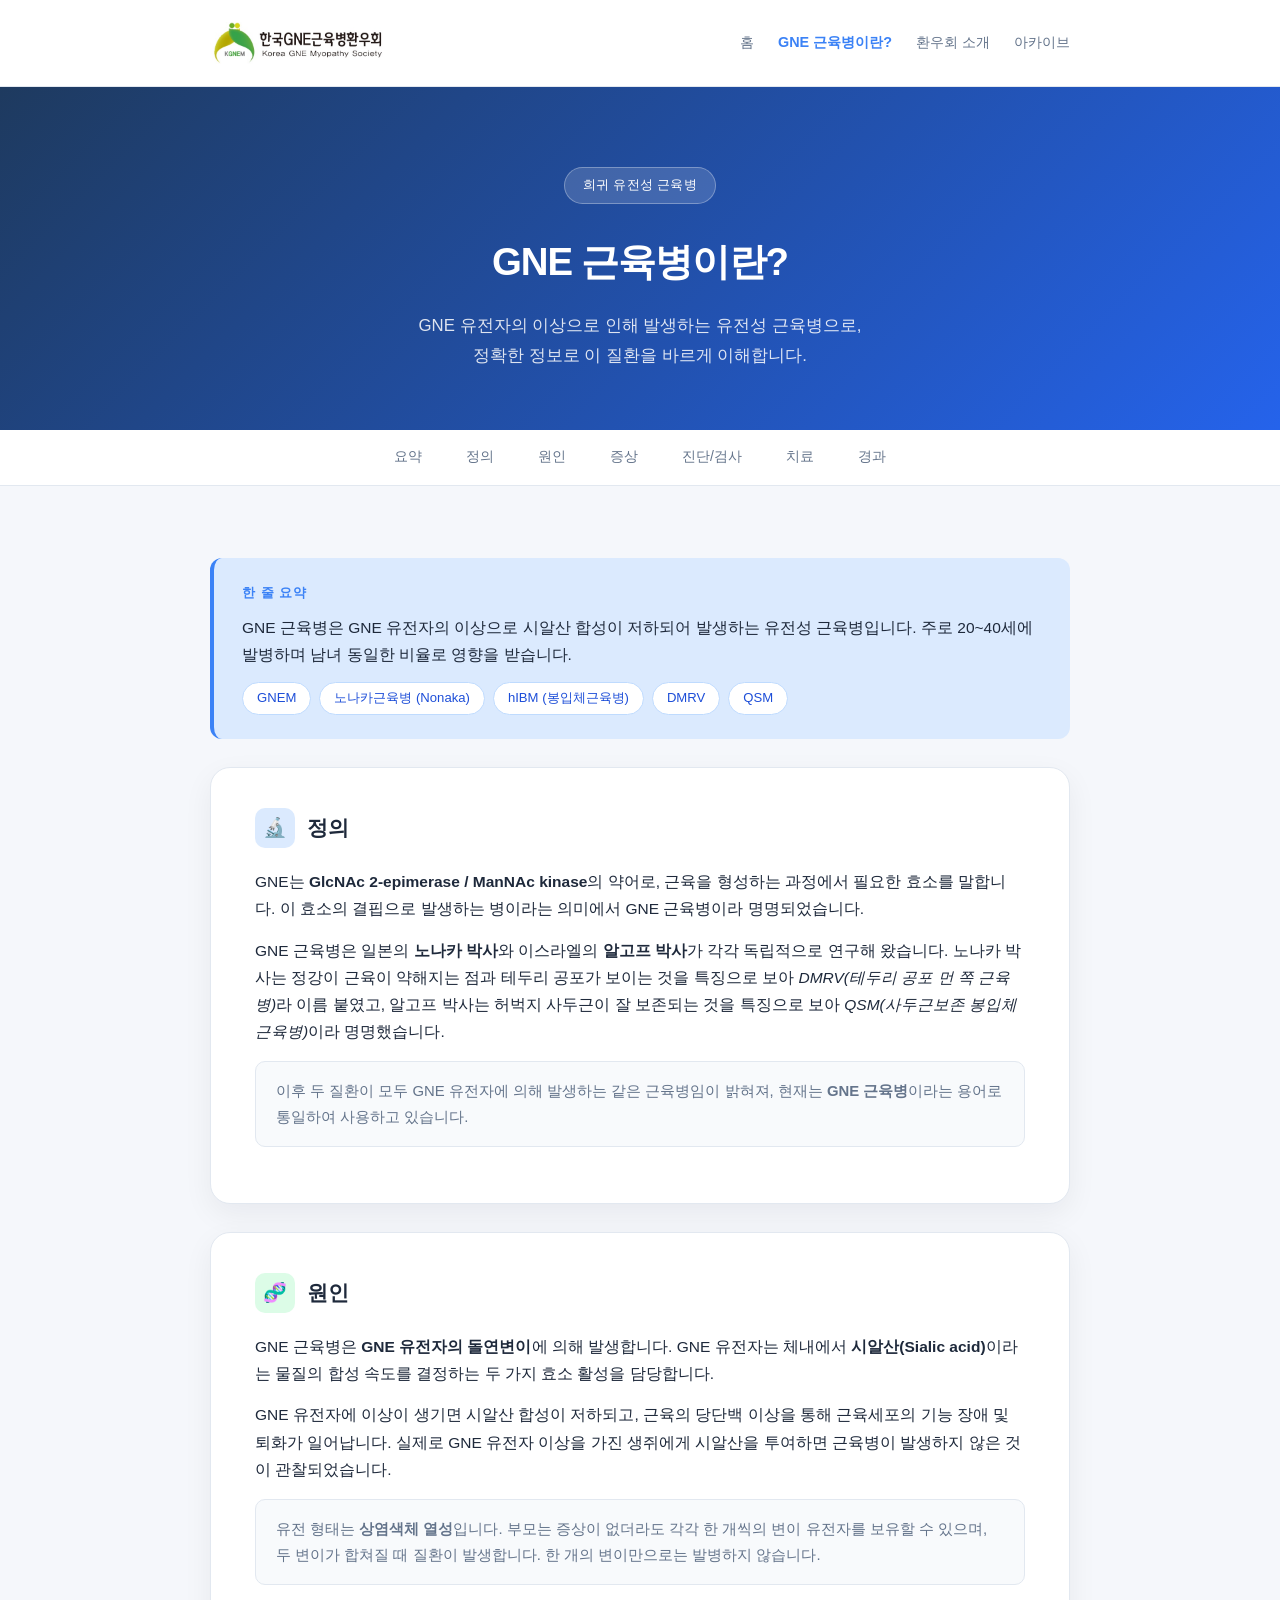
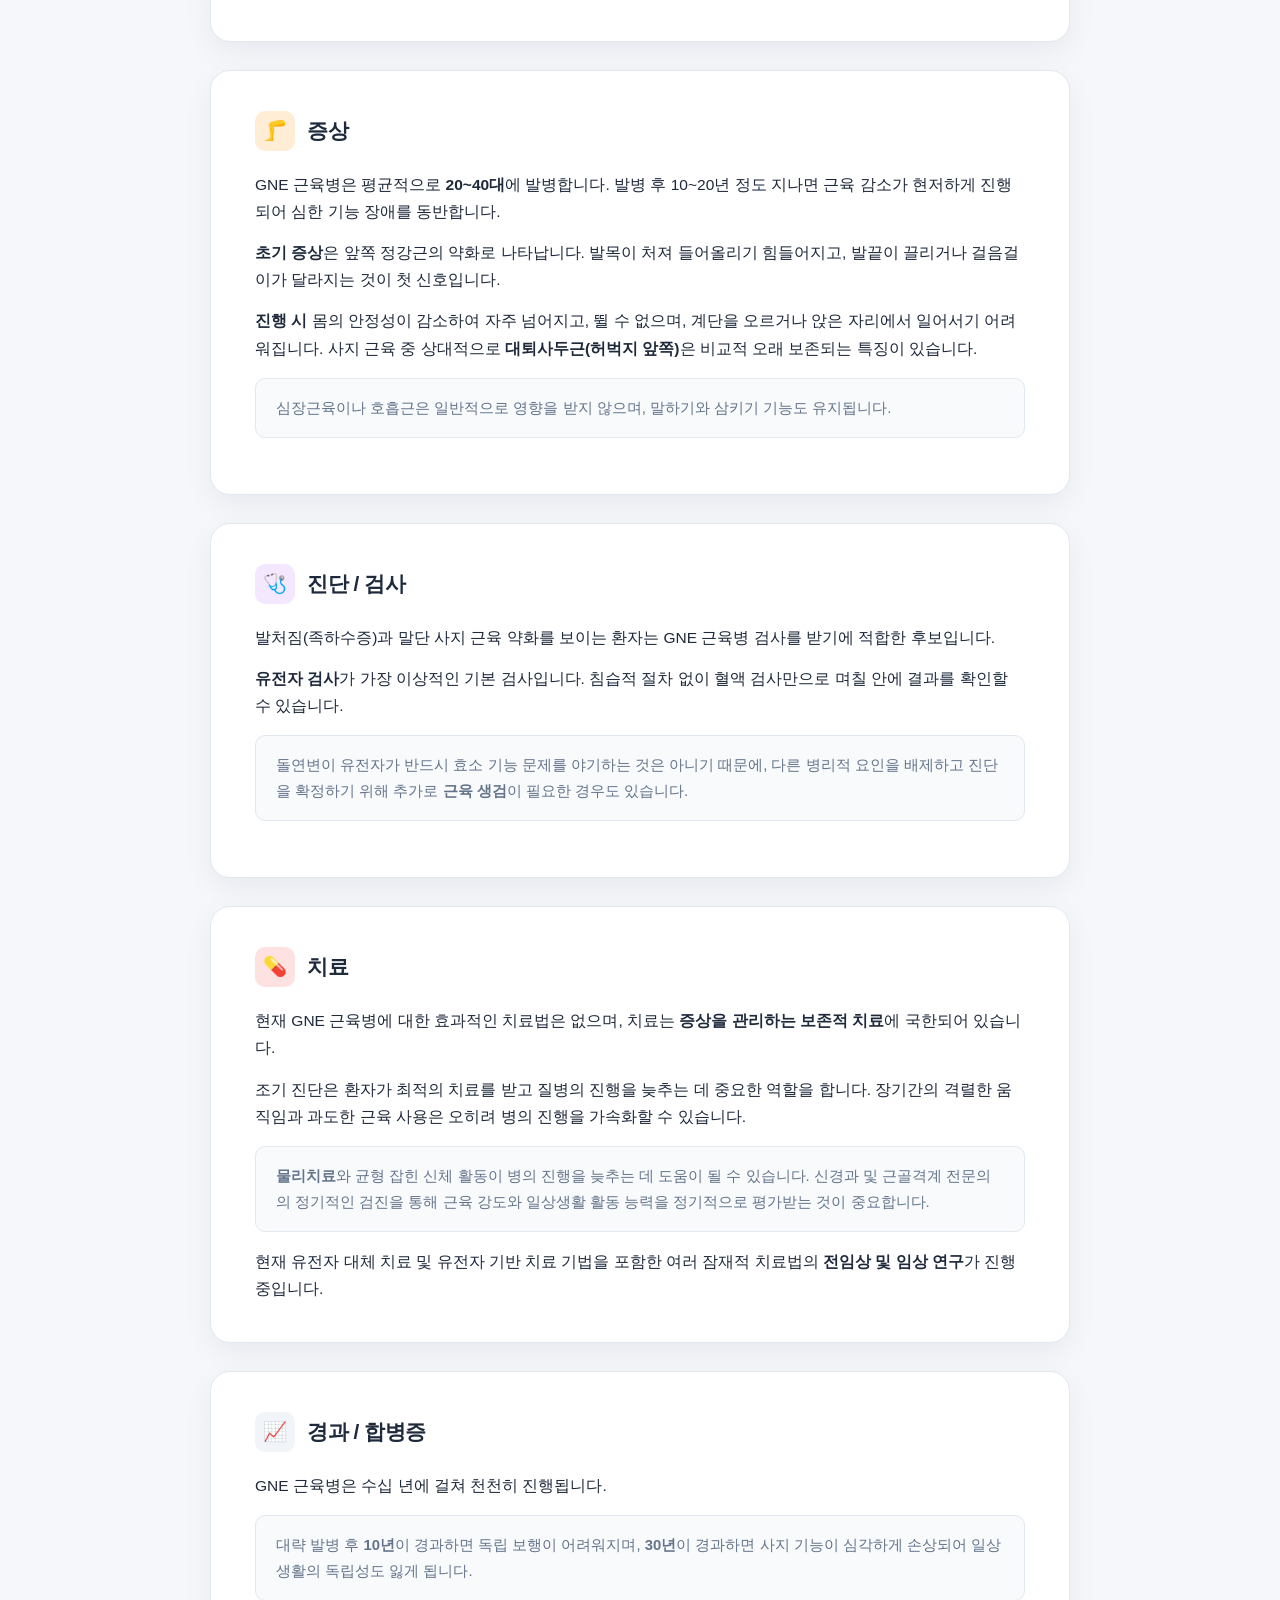
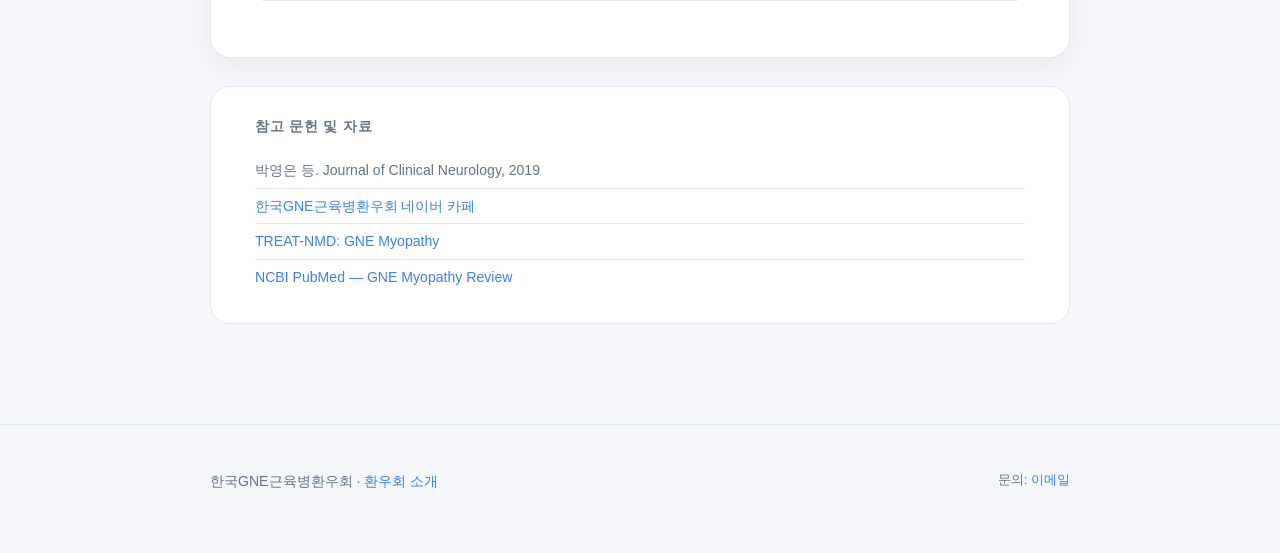
<file: about.html>
<!DOCTYPE html>
<html lang="ko">
<head>
  <meta charset="UTF-8" />
  <meta name="viewport" content="width=device-width, initial-scale=1.0" />
  <title>GNE 근육병이란? - 한국GNE근육병환우회</title>
  <style>
    :root {
      --bg: #f5f7fb;
      --card: #ffffff;
      --text: #1e293b;
      --sub: #64748b;
      --line: #e2e8f0;
      --primary: #3b82f6;
      --primary-soft: #dbeafe;
      --shadow: 0 10px 30px rgba(15, 23, 42, 0.06);
      --radius: 20px;
    }

    * { box-sizing: border-box; margin: 0; padding: 0; }

    body {
      font-family: -apple-system, BlinkMacSystemFont, "Segoe UI", Roboto, "Apple SD Gothic Neo", "Noto Sans KR", sans-serif;
      background: var(--bg);
      color: var(--text);
      line-height: 1.75;
    }

    a { text-decoration: none; color: inherit; }

    .container {
      width: min(860px, calc(100% - 40px));
      margin: 0 auto;
    }

    /* Header */
    header {
      padding: 22px 0;
      border-bottom: 1px solid var(--line);
      background: #fff;
      position: sticky;
      top: 0;
      z-index: 100;
    }

    .nav {
      display: flex;
      justify-content: space-between;
      align-items: center;
    }

    .logo {
      font-size: 1rem;
      font-weight: 700;
      letter-spacing: -0.02em;
      color: var(--primary);
    }

    .nav-links {
      display: flex;
      gap: 24px;
      font-size: 0.9rem;
      color: var(--sub);
    }

    .nav-links a:hover { color: var(--primary); }
    .nav-links a.active { color: var(--primary); font-weight: 600; }

    /* Hero */
    .hero {
      background: linear-gradient(135deg, #1e3a5f 0%, #2563eb 100%);
      color: white;
      padding: 80px 0 60px;
      text-align: center;
    }

    .hero h1 {
      font-size: 2.4rem;
      font-weight: 800;
      letter-spacing: -0.03em;
      margin-bottom: 16px;
    }

    .hero p {
      font-size: 1.05rem;
      opacity: 0.85;
      max-width: 520px;
      margin: 0 auto;
    }

    .hero-badge {
      display: inline-block;
      background: rgba(255,255,255,0.15);
      border: 1px solid rgba(255,255,255,0.3);
      border-radius: 100px;
      padding: 6px 18px;
      font-size: 0.82rem;
      margin-bottom: 24px;
      letter-spacing: 0.02em;
    }

    /* Section nav pills */
    .section-nav {
      background: #fff;
      border-bottom: 1px solid var(--line);
      padding: 0;
      overflow-x: auto;
      scrollbar-width: none;
    }

    .section-nav::-webkit-scrollbar { display: none; }

    .section-nav-inner {
      display: flex;
      gap: 0;
      width: fit-content;
      margin: 0 auto;
    }

    .section-nav a {
      display: block;
      padding: 14px 22px;
      font-size: 0.88rem;
      color: var(--sub);
      white-space: nowrap;
      border-bottom: 2px solid transparent;
      transition: all 0.2s;
    }

    .section-nav a:hover {
      color: var(--primary);
      border-bottom-color: var(--primary-soft);
    }

    /* Summary box */
    .summary-box {
      background: var(--primary-soft);
      border-left: 4px solid var(--primary);
      border-radius: 12px;
      padding: 24px 28px;
      margin: 48px 0 0;
      font-size: 0.97rem;
    }

    .summary-box strong {
      display: block;
      font-size: 0.8rem;
      letter-spacing: 0.08em;
      color: var(--primary);
      margin-bottom: 10px;
      text-transform: uppercase;
    }

    .alias-tags {
      display: flex;
      flex-wrap: wrap;
      gap: 8px;
      margin-top: 14px;
    }

    .alias-tag {
      background: white;
      border: 1px solid #bfdbfe;
      border-radius: 100px;
      padding: 4px 14px;
      font-size: 0.82rem;
      color: #1d4ed8;
    }

    /* Content sections */
    .content {
      padding: 24px 0 100px;
    }

    .section {
      background: var(--card);
      border-radius: var(--radius);
      border: 1px solid var(--line);
      box-shadow: var(--shadow);
      padding: 40px 44px;
      margin-top: 28px;
      scroll-margin-top: 80px;
    }

    .section-label {
      display: flex;
      align-items: center;
      gap: 12px;
      margin-bottom: 20px;
    }

    .section-icon {
      width: 40px;
      height: 40px;
      border-radius: 10px;
      display: flex;
      align-items: center;
      justify-content: center;
      font-size: 1.2rem;
      flex-shrink: 0;
    }

    .icon-blue { background: #dbeafe; }
    .icon-green { background: #dcfce7; }
    .icon-orange { background: #ffedd5; }
    .icon-purple { background: #f3e8ff; }
    .icon-red { background: #fee2e2; }
    .icon-gray { background: #f1f5f9; }

    .section h2 {
      font-size: 1.3rem;
      font-weight: 700;
      letter-spacing: -0.02em;
    }

    .section p {
      color: var(--text);
      font-size: 0.97rem;
      margin-bottom: 14px;
    }

    .section p:last-child { margin-bottom: 0; }

    /* Key point highlight */
    .highlight {
      background: #f8fafc;
      border-radius: 10px;
      padding: 16px 20px;
      margin: 16px 0;
      font-size: 0.93rem;
      color: var(--sub);
      border: 1px solid var(--line);
    }

    /* Reference */
    .references {
      background: var(--card);
      border-radius: var(--radius);
      border: 1px solid var(--line);
      padding: 28px 44px;
      margin-top: 28px;
    }

    .references h3 {
      font-size: 0.85rem;
      font-weight: 700;
      color: var(--sub);
      letter-spacing: 0.06em;
      text-transform: uppercase;
      margin-bottom: 14px;
    }

    .references ul {
      list-style: none;
      padding: 0;
    }

    .references li {
      font-size: 0.88rem;
      color: var(--sub);
      padding: 5px 0;
      border-bottom: 1px solid var(--line);
    }

    .references li:last-child { border-bottom: none; }

    .references a {
      color: var(--primary);
    }

    .references a:hover { text-decoration: underline; }

    /* Footer */
    footer {
      padding: 44px 0 60px;
      border-top: 1px solid var(--line);
      color: var(--sub);
      font-size: 0.88rem;
    }

    footer .footer-inner {
      display: flex;
      justify-content: space-between;
      align-items: center;
      gap: 20px;
      flex-wrap: wrap;
    }

    /* Responsive */
    @media (max-width: 720px) {
      .nav { flex-direction: column; gap: 12px; }
      .hero h1 { font-size: 1.8rem; }
      .section { padding: 28px 24px; }
      .references { padding: 24px; }
      footer .footer-inner { flex-direction: column; gap: 8px; }
    }

    /* Scroll animation */
    .section {
      opacity: 0;
      transform: translateY(20px);
      transition: opacity 0.5s ease, transform 0.5s ease;
    }

    .section.visible {
      opacity: 1;
      transform: translateY(0);
    }
  </style>
</head>
<body>

  <header>
    <div class="container nav">
      <a href="index.html" class="logo">
        <img src="assets/images/icons/가로로고.jpeg" alt="한국GNE근육병환우회" style="height:42px; display:block;">
      </a>
      <nav class="nav-links">
        <a href="index.html">홈</a>
        <a href="about.html" class="active">GNE 근육병이란?</a>
        <a href="community.html">환우회 소개</a>
        <a href="archive.html">아카이브</a>
      </nav>
    </div>
  </header>

  <section class="hero">
    <div class="container">
      <div class="hero-badge">희귀 유전성 근육병</div>
      <h1>GNE 근육병이란?</h1>
      <p>GNE 유전자의 이상으로 인해 발생하는 유전성 근육병으로,<br>정확한 정보로 이 질환을 바르게 이해합니다.</p>
    </div>
  </section>

  <nav class="section-nav">
    <div class="section-nav-inner">
      <a href="#summary">요약</a>
      <a href="#definition">정의</a>
      <a href="#cause">원인</a>
      <a href="#symptoms">증상</a>
      <a href="#diagnosis">진단/검사</a>
      <a href="#treatment">치료</a>
      <a href="#prognosis">경과</a>
    </div>
  </nav>

  <main class="content">
    <div class="container">

      <!-- Summary -->
      <div class="summary-box" id="summary">
        <strong>한 줄 요약</strong>
        GNE 근육병은 GNE 유전자의 이상으로 시알산 합성이 저하되어 발생하는 유전성 근육병입니다. 주로 20~40세에 발병하며 남녀 동일한 비율로 영향을 받습니다.
        <div class="alias-tags">
          <span class="alias-tag">GNEM</span>
          <span class="alias-tag">노나카근육병 (Nonaka)</span>
          <span class="alias-tag">hIBM (봉입체근육병)</span>
          <span class="alias-tag">DMRV</span>
          <span class="alias-tag">QSM</span>
        </div>
      </div>

      <!-- 정의 -->
      <div class="section" id="definition">
        <div class="section-label">
          <div class="section-icon icon-blue">🔬</div>
          <h2>정의</h2>
        </div>
        <p>
          GNE는 <strong>GlcNAc 2-epimerase / ManNAc kinase</strong>의 약어로, 근육을 형성하는 과정에서 필요한 효소를 말합니다. 이 효소의 결핍으로 발생하는 병이라는 의미에서 GNE 근육병이라 명명되었습니다.
        </p>
        <p>
          GNE 근육병은 일본의 <strong>노나카 박사</strong>와 이스라엘의 <strong>알고프 박사</strong>가 각각 독립적으로 연구해 왔습니다. 노나카 박사는 정강이 근육이 약해지는 점과 테두리 공포가 보이는 것을 특징으로 보아 <em>DMRV(테두리 공포 먼 쪽 근육병)</em>라 이름 붙였고, 알고프 박사는 허벅지 사두근이 잘 보존되는 것을 특징으로 보아 <em>QSM(사두근보존 봉입체근육병)</em>이라 명명했습니다.
        </p>
        <div class="highlight">
          이후 두 질환이 모두 GNE 유전자에 의해 발생하는 같은 근육병임이 밝혀져, 현재는 <strong>GNE 근육병</strong>이라는 용어로 통일하여 사용하고 있습니다.
        </div>
      </div>

      <!-- 원인 -->
      <div class="section" id="cause">
        <div class="section-label">
          <div class="section-icon icon-green">🧬</div>
          <h2>원인</h2>
        </div>
        <p>
          GNE 근육병은 <strong>GNE 유전자의 돌연변이</strong>에 의해 발생합니다. GNE 유전자는 체내에서 <strong>시알산(Sialic acid)</strong>이라는 물질의 합성 속도를 결정하는 두 가지 효소 활성을 담당합니다.
        </p>
        <p>
          GNE 유전자에 이상이 생기면 시알산 합성이 저하되고, 근육의 당단백 이상을 통해 근육세포의 기능 장애 및 퇴화가 일어납니다. 실제로 GNE 유전자 이상을 가진 생쥐에게 시알산을 투여하면 근육병이 발생하지 않은 것이 관찰되었습니다.
        </p>
        <div class="highlight">
          유전 형태는 <strong>상염색체 열성</strong>입니다. 부모는 증상이 없더라도 각각 한 개씩의 변이 유전자를 보유할 수 있으며, 두 변이가 합쳐질 때 질환이 발생합니다. 한 개의 변이만으로는 발병하지 않습니다.
        </div>
      </div>

      <!-- 증상 -->
      <div class="section" id="symptoms">
        <div class="section-label">
          <div class="section-icon icon-orange">🦵</div>
          <h2>증상</h2>
        </div>
        <p>
          GNE 근육병은 평균적으로 <strong>20~40대</strong>에 발병합니다. 발병 후 10~20년 정도 지나면 근육 감소가 현저하게 진행되어 심한 기능 장애를 동반합니다.
        </p>
        <p>
          <strong>초기 증상</strong>은 앞쪽 정강근의 약화로 나타납니다. 발목이 처져 들어올리기 힘들어지고, 발끝이 끌리거나 걸음걸이가 달라지는 것이 첫 신호입니다.
        </p>
        <p>
          <strong>진행 시</strong> 몸의 안정성이 감소하여 자주 넘어지고, 뛸 수 없으며, 계단을 오르거나 앉은 자리에서 일어서기 어려워집니다. 사지 근육 중 상대적으로 <strong>대퇴사두근(허벅지 앞쪽)</strong>은 비교적 오래 보존되는 특징이 있습니다.
        </p>
        <div class="highlight">
          심장근육이나 호흡근은 일반적으로 영향을 받지 않으며, 말하기와 삼키기 기능도 유지됩니다.
        </div>
      </div>

      <!-- 진단/검사 -->
      <div class="section" id="diagnosis">
        <div class="section-label">
          <div class="section-icon icon-purple">🩺</div>
          <h2>진단 / 검사</h2>
        </div>
        <p>
          발처짐(족하수증)과 말단 사지 근육 약화를 보이는 환자는 GNE 근육병 검사를 받기에 적합한 후보입니다.
        </p>
        <p>
          <strong>유전자 검사</strong>가 가장 이상적인 기본 검사입니다. 침습적 절차 없이 혈액 검사만으로 며칠 안에 결과를 확인할 수 있습니다.
        </p>
        <div class="highlight">
          돌연변이 유전자가 반드시 효소 기능 문제를 야기하는 것은 아니기 때문에, 다른 병리적 요인을 배제하고 진단을 확정하기 위해 추가로 <strong>근육 생검</strong>이 필요한 경우도 있습니다.
        </div>
      </div>

      <!-- 치료 -->
      <div class="section" id="treatment">
        <div class="section-label">
          <div class="section-icon icon-red">💊</div>
          <h2>치료</h2>
        </div>
        <p>
          현재 GNE 근육병에 대한 효과적인 치료법은 없으며, 치료는 <strong>증상을 관리하는 보존적 치료</strong>에 국한되어 있습니다.
        </p>
        <p>
          조기 진단은 환자가 최적의 치료를 받고 질병의 진행을 늦추는 데 중요한 역할을 합니다. 장기간의 격렬한 움직임과 과도한 근육 사용은 오히려 병의 진행을 가속화할 수 있습니다.
        </p>
        <div class="highlight">
          <strong>물리치료</strong>와 균형 잡힌 신체 활동이 병의 진행을 늦추는 데 도움이 될 수 있습니다. 신경과 및 근골격계 전문의의 정기적인 검진을 통해 근육 강도와 일상생활 활동 능력을 정기적으로 평가받는 것이 중요합니다.
        </div>
        <p>
          현재 유전자 대체 치료 및 유전자 기반 치료 기법을 포함한 여러 잠재적 치료법의 <strong>전임상 및 임상 연구</strong>가 진행 중입니다.
        </p>
      </div>

      <!-- 경과/합병증 -->
      <div class="section" id="prognosis">
        <div class="section-label">
          <div class="section-icon icon-gray">📈</div>
          <h2>경과 / 합병증</h2>
        </div>
        <p>
          GNE 근육병은 수십 년에 걸쳐 천천히 진행됩니다.
        </p>
        <div class="highlight">
          대략 발병 후 <strong>10년</strong>이 경과하면 독립 보행이 어려워지며, <strong>30년</strong>이 경과하면 사지 기능이 심각하게 손상되어 일상생활의 독립성도 잃게 됩니다.
        </div>
      </div>

      <!-- 참고문헌 -->
      <div class="references">
        <h3>참고 문헌 및 자료</h3>
        <ul>
          <li>박영은 등. Journal of Clinical Neurology, 2019</li>
          <li><a href="https://cafe.naver.com/gnemkorea" target="_blank">한국GNE근육병환우회 네이버 카페</a></li>
          <li><a href="https://treat-nmd.org/treat-nmd-diseases/gne-myopathy/" target="_blank">TREAT-NMD: GNE Myopathy</a></li>
          <li><a href="https://www.ncbi.nlm.nih.gov/pmc/articles/PMC4394625/" target="_blank">NCBI PubMed — GNE Myopathy Review</a></li>
        </ul>
      </div>

    </div>
  </main>

  <footer>
    <div class="container">
      <div class="footer-inner">
        <div>한국GNE근육병환우회 · <a href="community.html" style="color:var(--primary)">환우회 소개</a></div>
        <div style="font-size:0.82rem;">문의: <a href="mailto:" style="color:var(--primary)">이메일</a></div>
      </div>
    </div>
  </footer>

  <script>
    const observer = new IntersectionObserver(
      entries => entries.forEach(e => { if (e.isIntersecting) e.target.classList.add('visible'); }),
      { threshold: 0.1 }
    );
    document.querySelectorAll('.section').forEach(s => observer.observe(s));
  </script>

</body>
</html>
</file>
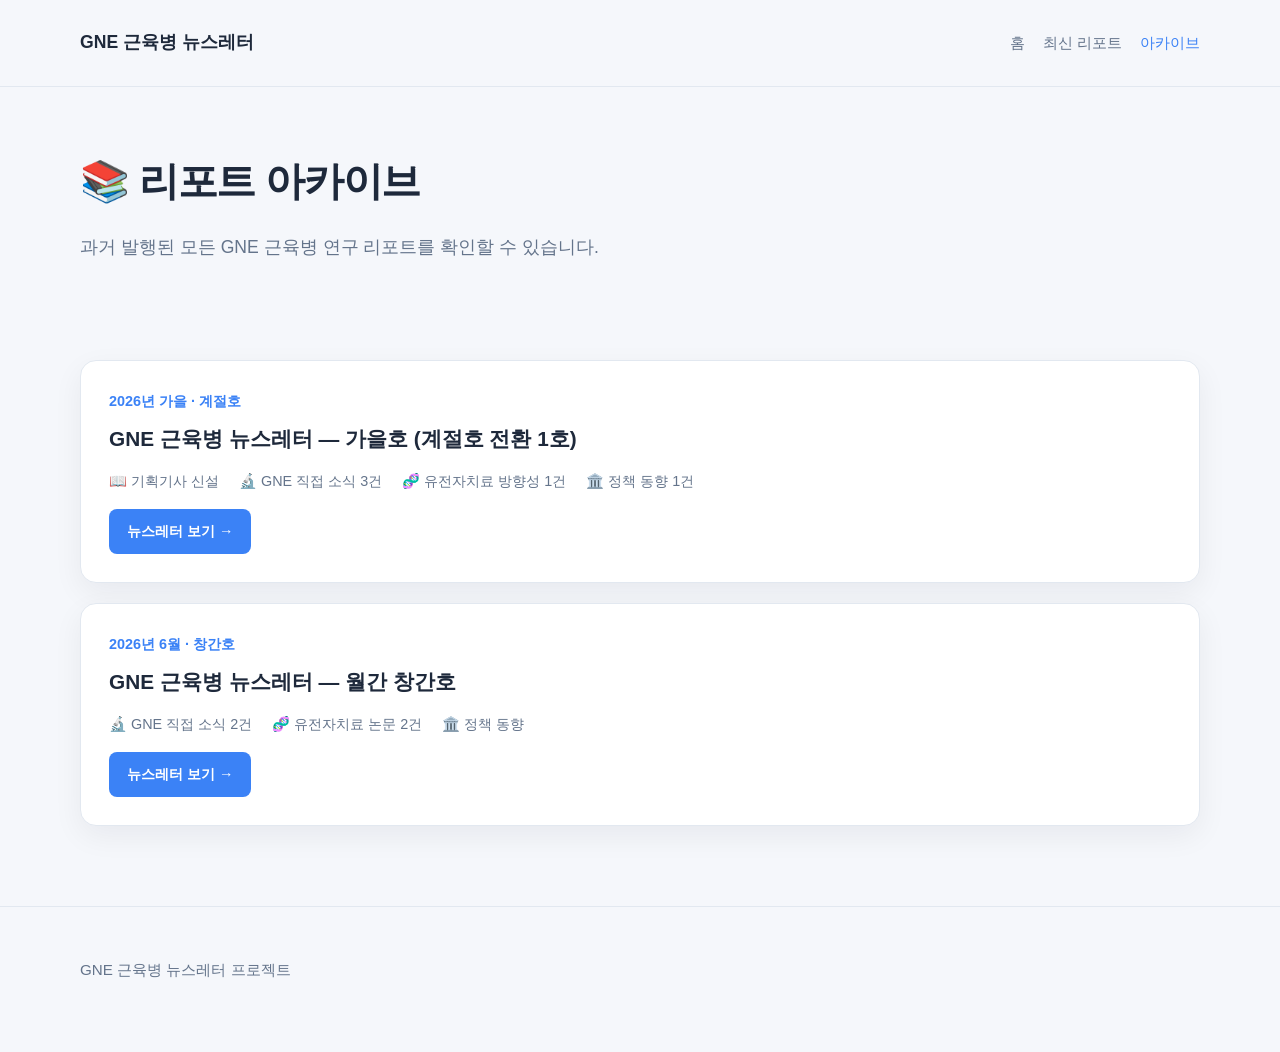
<file: archive.html>
<!DOCTYPE html>
<html lang="ko">
<head>
  <meta charset="UTF-8" />
  <meta name="viewport" content="width=device-width, initial-scale=1.0" />
  <title>아카이브 - GNE 근육병 뉴스레터</title>
  <style>
    :root {
      --bg: #f5f7fb;
      --card: #ffffff;
      --text: #1e293b;
      --sub: #64748b;
      --line: #e2e8f0;
      --primary: #3b82f6;
      --shadow: 0 10px 30px rgba(15, 23, 42, 0.06);
    }

    * { box-sizing: border-box; }

    body {
      margin: 0;
      font-family: -apple-system, BlinkMacSystemFont, "Segoe UI", Roboto, sans-serif;
      background: var(--bg);
      color: var(--text);
      line-height: 1.7;
    }

    a { text-decoration: none; color: inherit; }

    .container {
      width: min(1120px, calc(100% - 40px));
      margin: 0 auto;
    }

    header {
      padding: 28px 0;
      border-bottom: 1px solid var(--line);
    }

    .nav {
      display: flex;
      justify-content: space-between;
      align-items: center;
    }

    .logo {
      font-size: 1.1rem;
      font-weight: 700;
    }

    .nav-links {
      display: flex;
      gap: 18px;
      font-size: 0.95rem;
      color: var(--sub);
    }

    .page-header {
      padding: 60px 0 40px;
    }

    h1 {
      font-size: 2.5rem;
      margin: 0 0 12px;
      letter-spacing: -0.03em;
    }

    .page-subtitle {
      color: var(--sub);
      font-size: 1.1rem;
    }

    .content {
      padding: 40px 0 80px;
    }

    .report-list {
      display: flex;
      flex-direction: column;
      gap: 20px;
    }

    .report-card {
      background: var(--card);
      border: 1px solid var(--line);
      border-radius: 16px;
      padding: 28px;
      box-shadow: var(--shadow);
      transition: transform 0.2s ease;
    }

    .report-card:hover {
      transform: translateY(-2px);
    }

    .report-date {
      color: var(--primary);
      font-size: 0.9rem;
      font-weight: 600;
      margin-bottom: 8px;
    }

    .report-title {
      font-size: 1.3rem;
      font-weight: 600;
      margin-bottom: 12px;
    }

    .report-stats {
      display: flex;
      gap: 20px;
      color: var(--sub);
      font-size: 0.9rem;
      margin-bottom: 16px;
    }

    .report-stat {
      display: flex;
      align-items: center;
      gap: 4px;
    }

    .btn-view {
      display: inline-block;
      padding: 10px 18px;
      background: var(--primary);
      color: white;
      border-radius: 8px;
      font-weight: 600;
      font-size: 0.9rem;
    }

    .footer {
      padding: 50px 0 70px;
      color: var(--sub);
      font-size: 0.95rem;
      border-top: 1px solid var(--line);
    }

    @media (max-width: 720px) {
      .nav {
        flex-direction: column;
        gap: 14px;
      }

      .report-stats {
        flex-direction: column;
        gap: 8px;
      }
    }
  </style>
</head>
<body>

  <header>
    <div class="container nav">
      <div class="logo">GNE 근육병 뉴스레터</div>
      <nav class="nav-links">
        <a href="index.html">홈</a>
        <a href="latest.html">최신 리포트</a>
        <a href="archive.html" style="color: var(--primary);">아카이브</a>
      </nav>
    </div>
  </header>

  <main>
    <section class="page-header">
      <div class="container">
        <h1>📚 리포트 아카이브</h1>
        <p class="page-subtitle">
          과거 발행된 모든 GNE 근육병 연구 리포트를 확인할 수 있습니다.
        </p>
      </div>
    </section>

    <section class="content">
      <div class="container">
        <div class="report-list">

          <!-- 2026년 가을호 -->
          <div class="report-card">
            <div class="report-date">2026년 가을 · 계절호</div>
            <div class="report-title">GNE 근육병 뉴스레터 — 가을호 (계절호 전환 1호)</div>
            <div class="report-stats">
              <div class="report-stat">📖 기획기사 신설</div>
              <div class="report-stat">🔬 GNE 직접 소식 3건</div>
              <div class="report-stat">🧬 유전자치료 방향성 1건</div>
              <div class="report-stat">🏛️ 정책 동향 1건</div>
            </div>
            <a href="newsletter_202609.html" class="btn-view">뉴스레터 보기 →</a>
          </div>

          <!-- 2026년 6월 창간호 -->
          <div class="report-card">
            <div class="report-date">2026년 6월 · 창간호</div>
            <div class="report-title">GNE 근육병 뉴스레터 — 월간 창간호</div>
            <div class="report-stats">
              <div class="report-stat">🔬 GNE 직접 소식 2건</div>
              <div class="report-stat">🧬 유전자치료 논문 2건</div>
              <div class="report-stat">🏛️ 정책 동향</div>
            </div>
            <a href="newsletter_202606.html" class="btn-view">뉴스레터 보기 →</a>
          </div>

          <!-- 향후 뉴스레터가 추가되면 여기에 추가됩니다 -->

        </div>
      </div>
    </section>
  </main>

  <footer class="footer">
    <div class="container">
      <div>GNE 근육병 뉴스레터 프로젝트</div>
    </div>
  </footer>

</body>
</html>
</file>
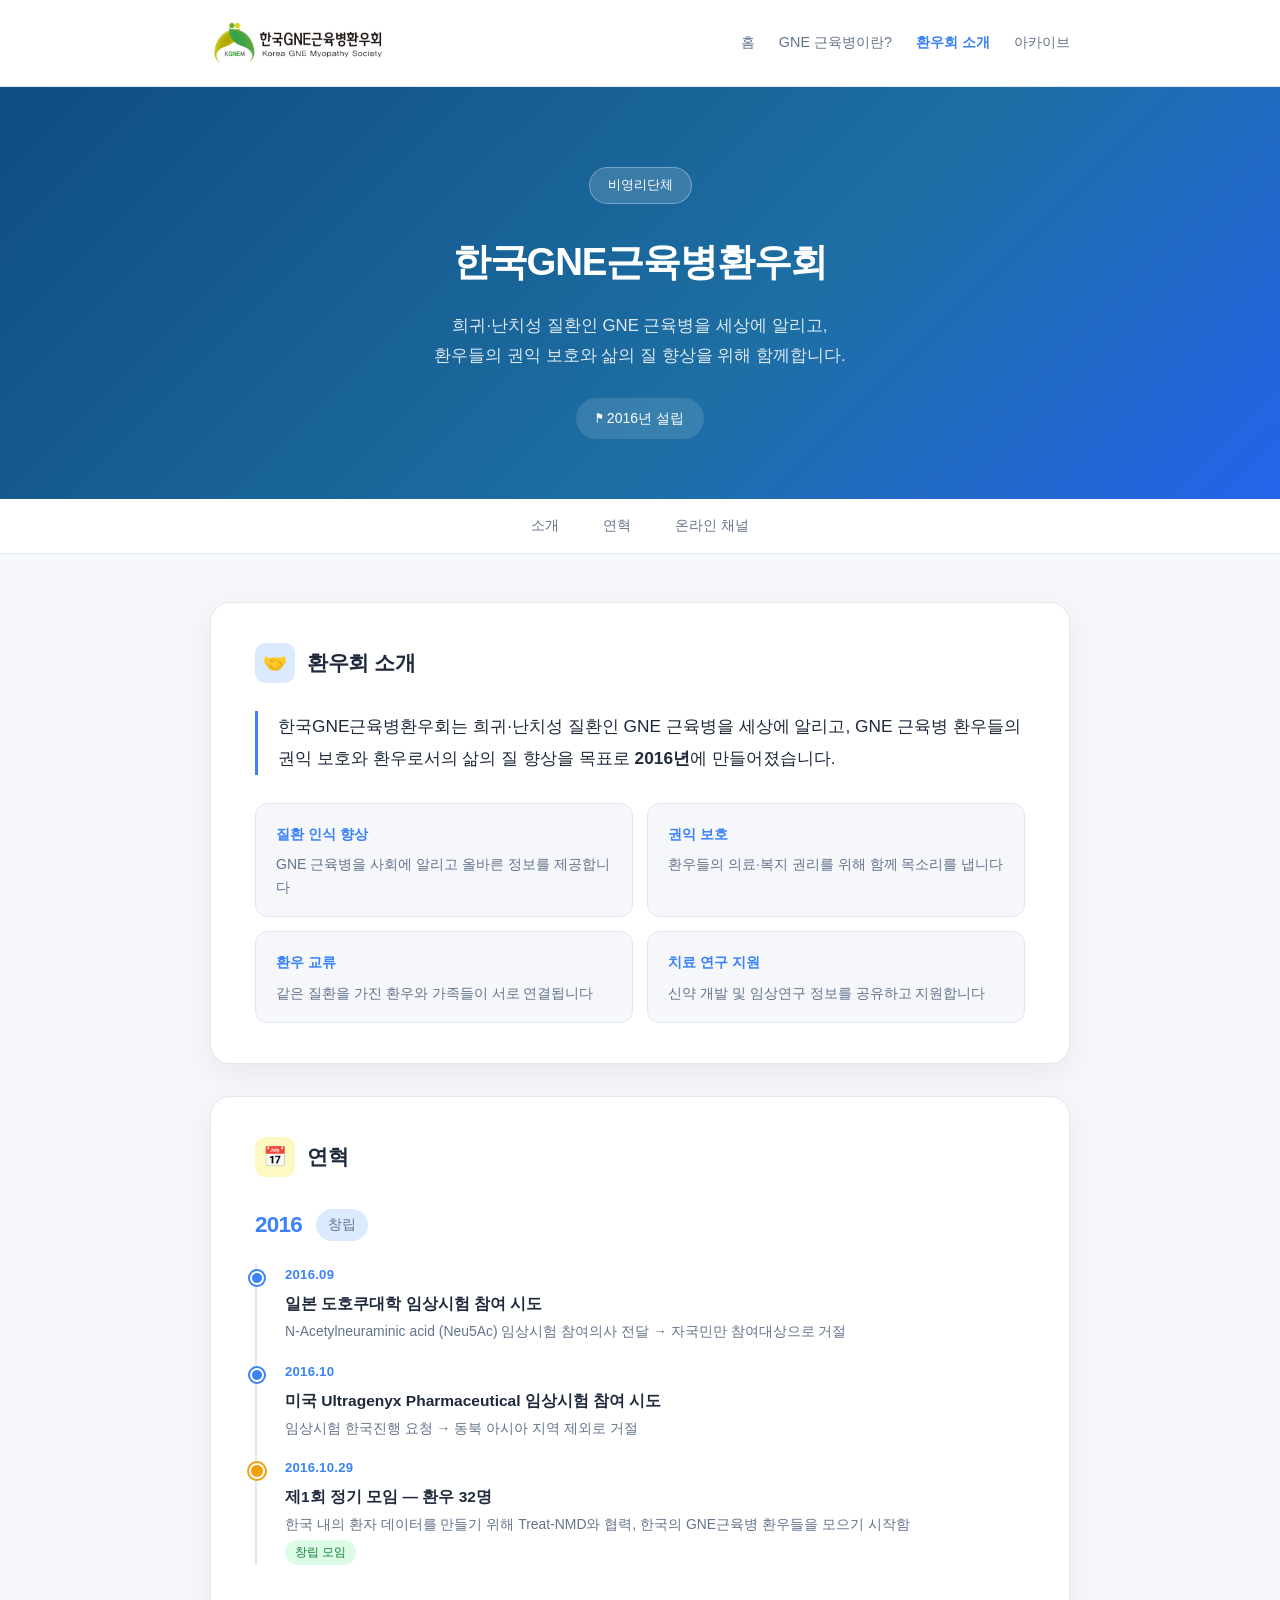
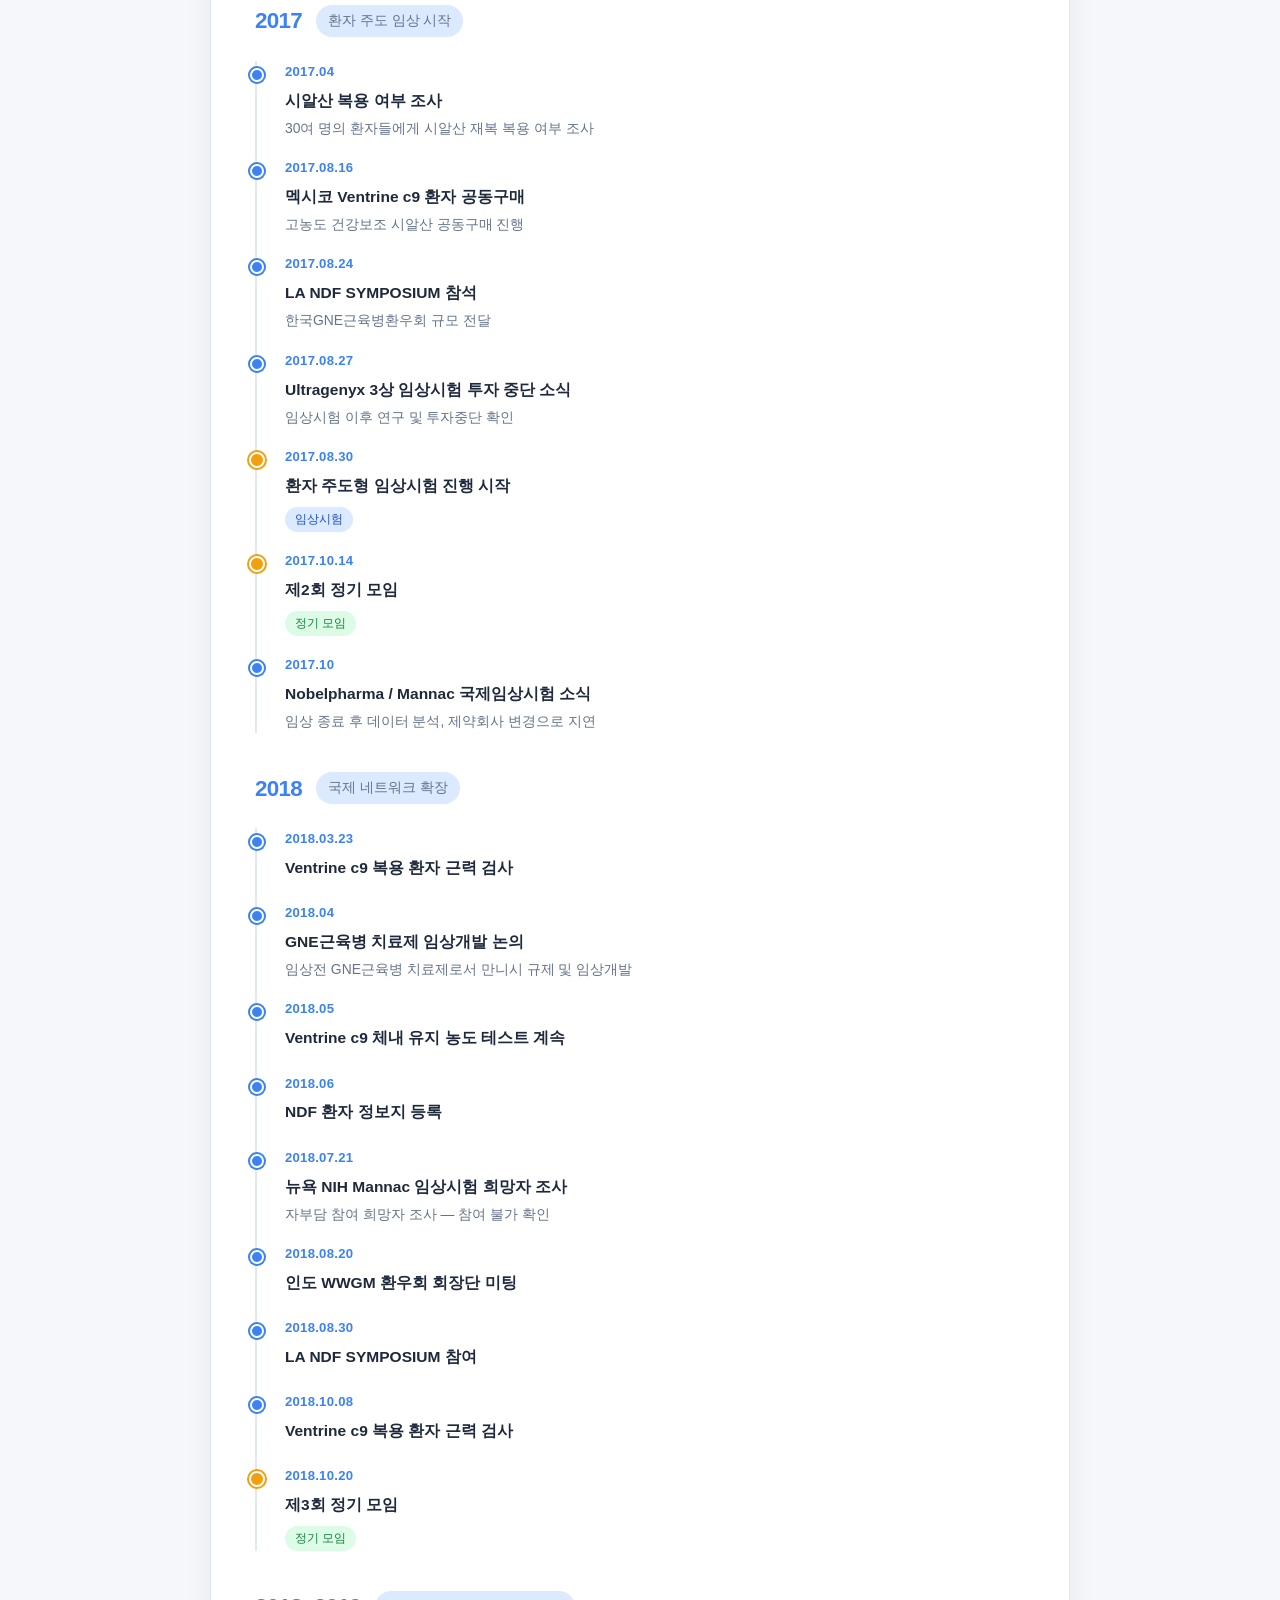
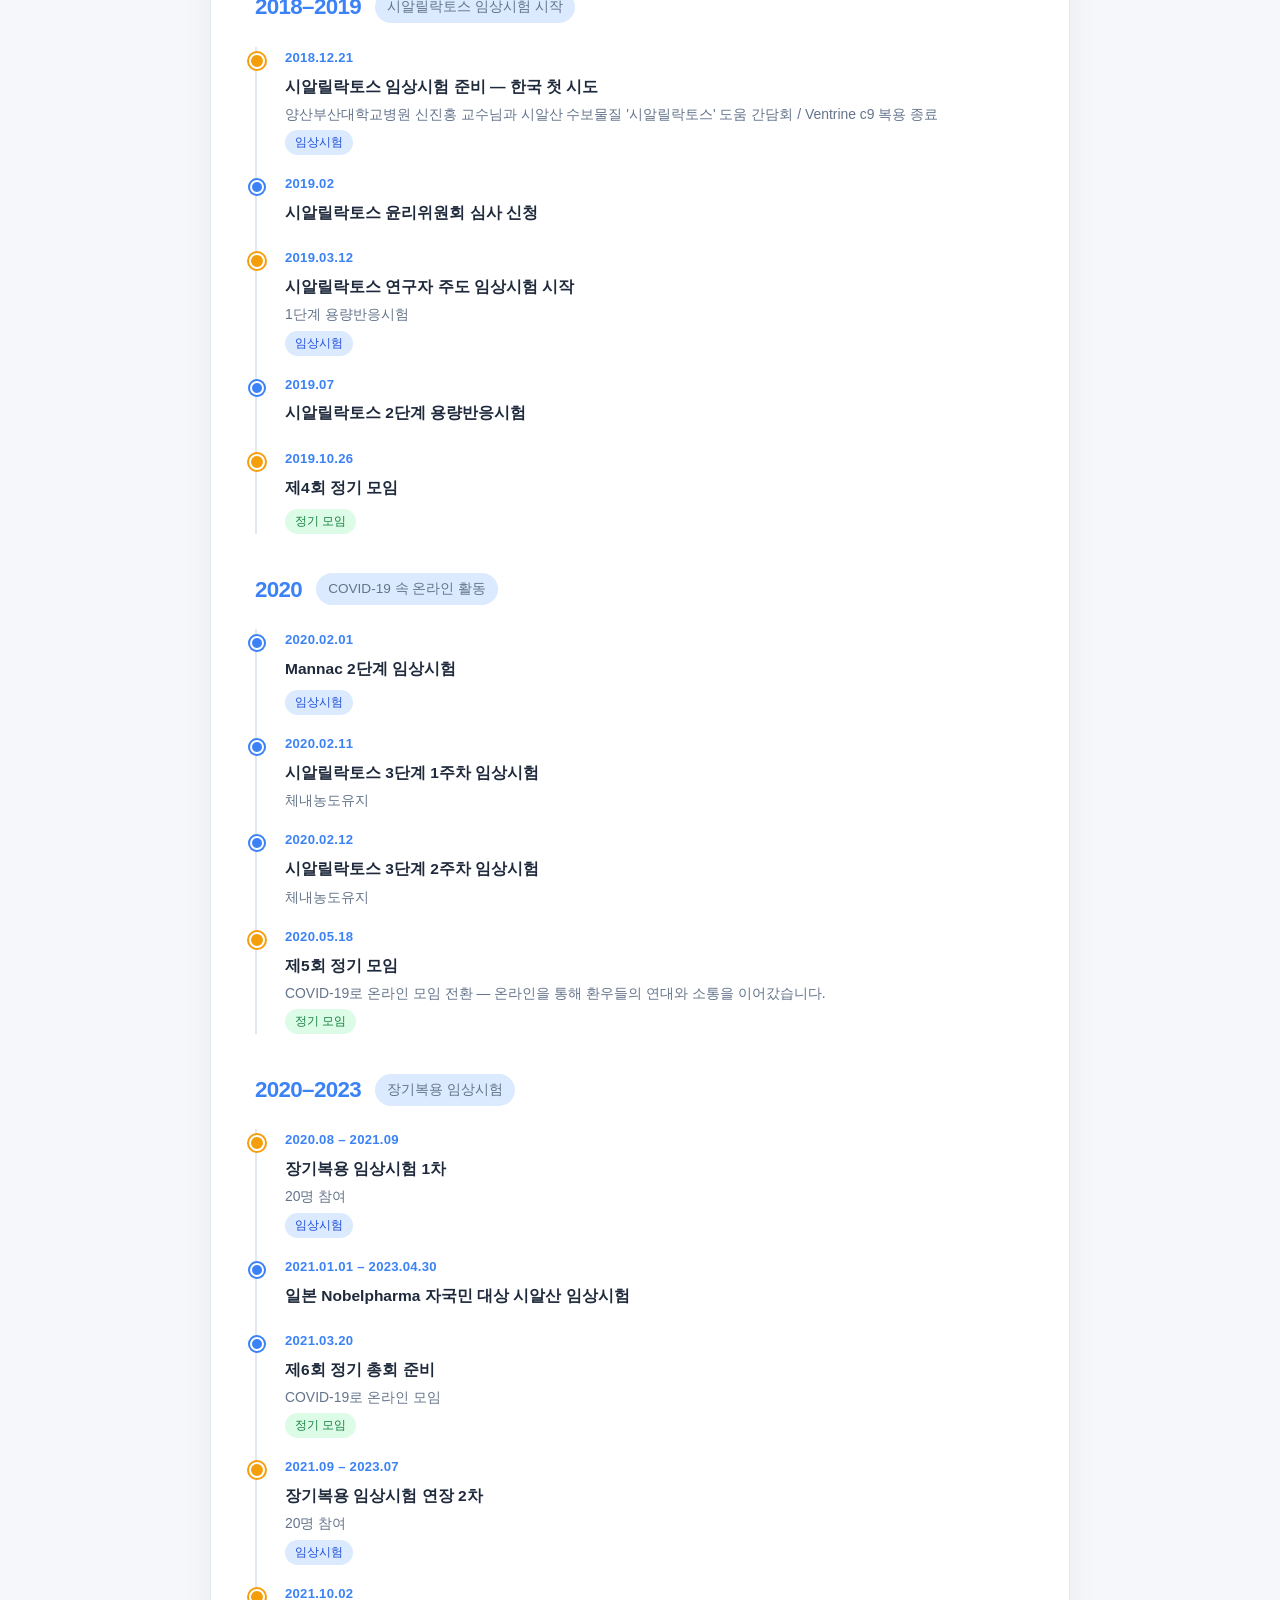
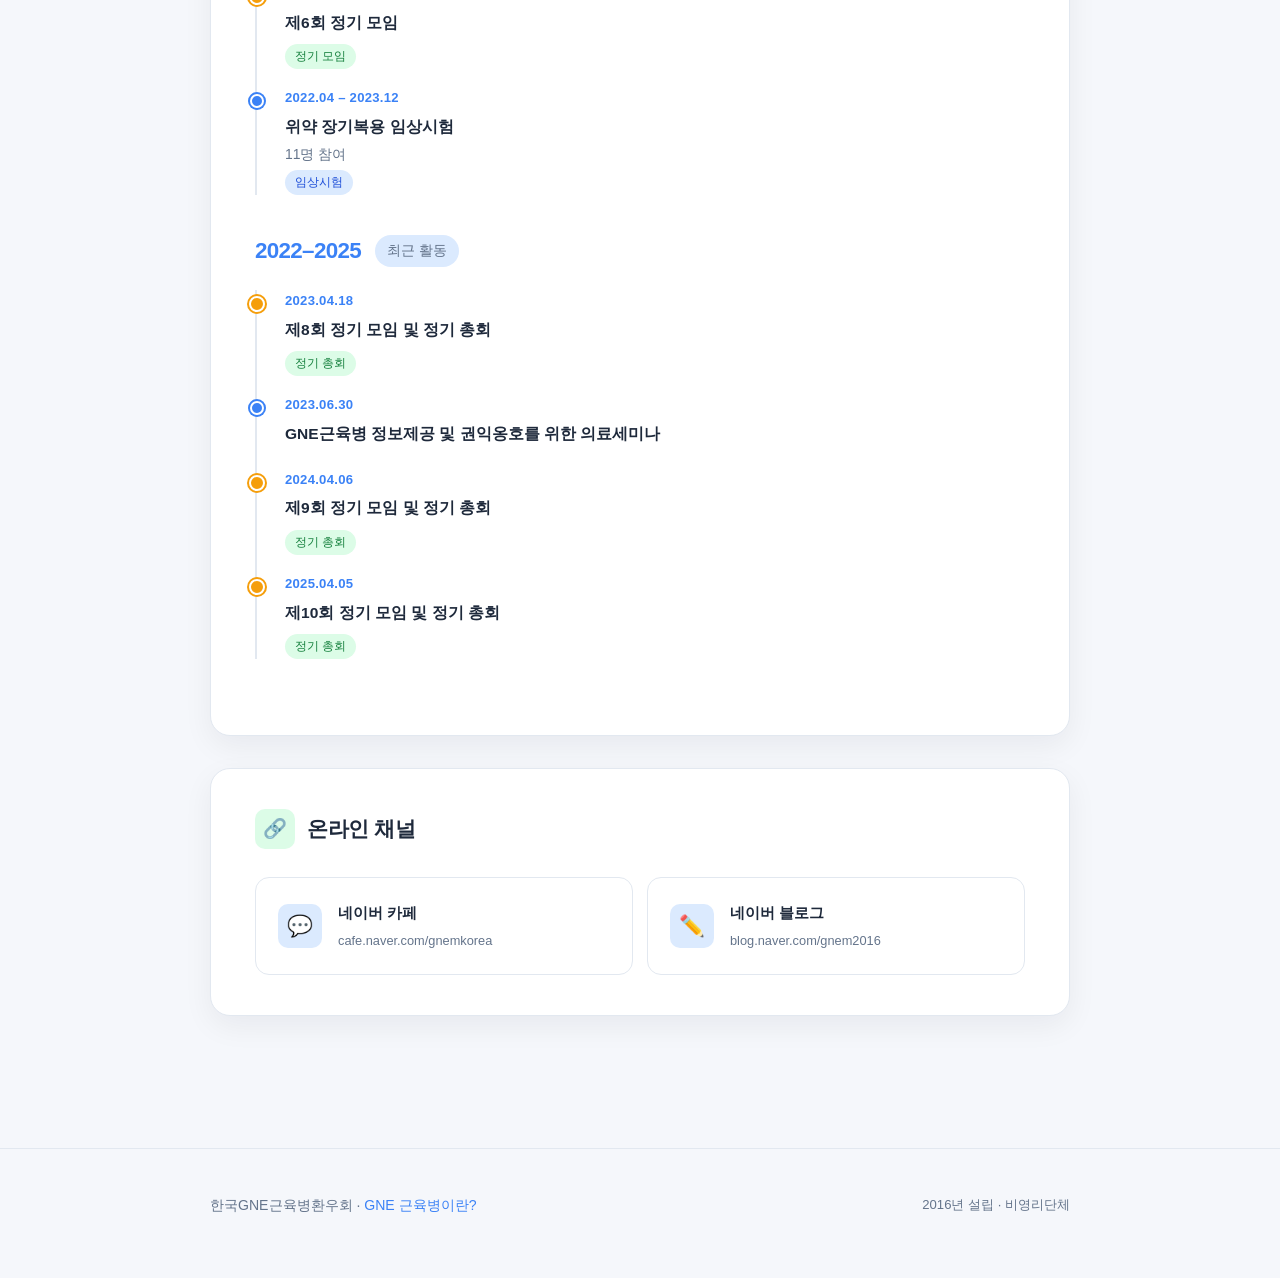
<file: community.html>
<!DOCTYPE html>
<html lang="ko">
<head>
  <meta charset="UTF-8" />
  <meta name="viewport" content="width=device-width, initial-scale=1.0" />
  <title>환우회 소개 - 한국GNE근육병환우회</title>
  <style>
    :root {
      --bg: #f5f7fb;
      --card: #ffffff;
      --text: #1e293b;
      --sub: #64748b;
      --line: #e2e8f0;
      --primary: #3b82f6;
      --primary-soft: #dbeafe;
      --shadow: 0 10px 30px rgba(15, 23, 42, 0.06);
      --radius: 20px;
    }

    * { box-sizing: border-box; margin: 0; padding: 0; }

    body {
      font-family: -apple-system, BlinkMacSystemFont, "Segoe UI", Roboto, "Apple SD Gothic Neo", "Noto Sans KR", sans-serif;
      background: var(--bg);
      color: var(--text);
      line-height: 1.75;
    }

    a { text-decoration: none; color: inherit; }

    .container {
      width: min(860px, calc(100% - 40px));
      margin: 0 auto;
    }

    /* ── Header ── */
    header {
      padding: 22px 0;
      border-bottom: 1px solid var(--line);
      background: #fff;
      position: sticky;
      top: 0;
      z-index: 100;
    }
    .nav { display: flex; justify-content: space-between; align-items: center; }
    .logo { font-size: 1rem; font-weight: 700; color: var(--primary); }
    .nav-links { display: flex; gap: 24px; font-size: 0.9rem; color: var(--sub); }
    .nav-links a:hover { color: var(--primary); }
    .nav-links a.active { color: var(--primary); font-weight: 600; }

    /* ── Hero ── */
    .hero {
      background: linear-gradient(135deg, #0f4c81 0%, #1d6fa4 60%, #2563eb 100%);
      color: white;
      padding: 80px 0 60px;
      text-align: center;
    }
    .hero-badge {
      display: inline-block;
      background: rgba(255,255,255,0.15);
      border: 1px solid rgba(255,255,255,0.3);
      border-radius: 100px;
      padding: 6px 18px;
      font-size: 0.82rem;
      margin-bottom: 24px;
    }
    .hero h1 {
      font-size: 2.4rem;
      font-weight: 800;
      letter-spacing: -0.03em;
      margin-bottom: 16px;
    }
    .hero p { font-size: 1.05rem; opacity: 0.85; max-width: 520px; margin: 0 auto; }
    .founded-badge {
      display: inline-flex;
      align-items: center;
      gap: 8px;
      background: rgba(255,255,255,0.12);
      border-radius: 100px;
      padding: 8px 20px;
      font-size: 0.88rem;
      margin-top: 28px;
    }

    /* ── Section nav pills ── */
    .section-nav {
      background: #fff;
      border-bottom: 1px solid var(--line);
      overflow-x: auto;
      scrollbar-width: none;
    }
    .section-nav::-webkit-scrollbar { display: none; }
    .section-nav-inner {
      display: flex;
      width: fit-content;
      margin: 0 auto;
    }
    .section-nav a {
      display: block;
      padding: 14px 22px;
      font-size: 0.88rem;
      color: var(--sub);
      white-space: nowrap;
      border-bottom: 2px solid transparent;
      transition: all 0.2s;
    }
    .section-nav a:hover { color: var(--primary); border-bottom-color: var(--primary-soft); }

    /* ── Content ── */
    .content { padding: 48px 0 100px; }

    .block {
      scroll-margin-top: 80px;
      margin-bottom: 32px;
      opacity: 0;
      transform: translateY(20px);
      transition: opacity 0.5s ease, transform 0.5s ease;
    }
    .block.visible { opacity: 1; transform: translateY(0); }

    .card {
      background: var(--card);
      border-radius: var(--radius);
      border: 1px solid var(--line);
      box-shadow: var(--shadow);
      padding: 40px 44px;
    }

    .section-label {
      display: flex;
      align-items: center;
      gap: 12px;
      margin-bottom: 28px;
    }
    .section-icon {
      width: 40px; height: 40px;
      border-radius: 10px;
      display: flex; align-items: center; justify-content: center;
      font-size: 1.2rem; flex-shrink: 0;
    }
    .icon-blue { background: #dbeafe; }
    .icon-green { background: #dcfce7; }
    .icon-yellow { background: #fef9c3; }
    .icon-purple { background: #f3e8ff; }

    .card h2 { font-size: 1.3rem; font-weight: 700; letter-spacing: -0.02em; }

    /* ── 소개 ── */
    .mission-text {
      font-size: 1.08rem;
      line-height: 1.85;
      border-left: 3px solid var(--primary);
      padding-left: 20px;
      margin-bottom: 28px;
    }
    .mission-grid {
      display: grid;
      grid-template-columns: 1fr 1fr;
      gap: 14px;
    }
    .mission-item {
      background: var(--bg);
      border-radius: 12px;
      padding: 18px 20px;
      border: 1px solid var(--line);
    }
    .mission-item .mi-title {
      font-weight: 700;
      font-size: 0.9rem;
      color: var(--primary);
      margin-bottom: 6px;
    }
    .mission-item p { font-size: 0.88rem; color: var(--sub); line-height: 1.6; }

    /* ── 연혁 타임라인 ── */
    .timeline-year {
      margin-bottom: 36px;
    }

    .year-header {
      display: flex;
      align-items: center;
      gap: 14px;
      margin-bottom: 20px;
    }
    .year-label {
      font-size: 1.4rem;
      font-weight: 800;
      letter-spacing: -0.03em;
      color: var(--primary);
    }
    .year-theme {
      font-size: 0.85rem;
      color: var(--sub);
      background: var(--primary-soft);
      padding: 4px 12px;
      border-radius: 100px;
    }

    .tl-items {
      position: relative;
      padding-left: 28px;
      border-left: 2px solid var(--line);
      display: flex;
      flex-direction: column;
      gap: 18px;
    }

    .tl-item {
      position: relative;
    }
    .tl-item::before {
      content: '';
      position: absolute;
      left: -35px;
      top: 7px;
      width: 10px; height: 10px;
      background: var(--primary);
      border-radius: 50%;
      border: 2px solid white;
      box-shadow: 0 0 0 2px var(--primary);
    }
    .tl-item.highlight::before {
      background: #f59e0b;
      box-shadow: 0 0 0 2px #f59e0b;
      width: 12px; height: 12px;
      left: -36px;
      top: 6px;
    }

    .tl-date {
      font-size: 0.82rem;
      font-weight: 700;
      color: var(--primary);
      margin-bottom: 3px;
      letter-spacing: 0.02em;
    }
    .tl-title {
      font-weight: 600;
      font-size: 0.97rem;
      margin-bottom: 3px;
    }
    .tl-desc {
      font-size: 0.87rem;
      color: var(--sub);
      line-height: 1.6;
    }
    .tl-tag {
      display: inline-block;
      font-size: 0.75rem;
      background: #fee2e2;
      color: #b91c1c;
      border-radius: 100px;
      padding: 2px 10px;
      margin-top: 5px;
    }
    .tl-tag.blue { background: var(--primary-soft); color: #1d4ed8; }
    .tl-tag.green { background: #dcfce7; color: #15803d; }

    /* ── 온라인 채널 ── */
    .link-grid {
      display: grid;
      grid-template-columns: 1fr 1fr;
      gap: 14px;
    }
    .link-card {
      border: 1px solid var(--line);
      border-radius: 14px;
      padding: 22px;
      display: flex;
      align-items: center;
      gap: 16px;
      transition: border-color 0.2s, transform 0.2s;
    }
    .link-card:hover { border-color: var(--primary); transform: translateY(-2px); }
    .link-card-icon {
      width: 44px; height: 44px;
      border-radius: 10px;
      background: var(--primary-soft);
      display: flex; align-items: center; justify-content: center;
      font-size: 1.3rem; flex-shrink: 0;
    }
    .link-card-title { font-weight: 700; font-size: 0.93rem; margin-bottom: 4px; }
    .link-card-sub { font-size: 0.8rem; color: var(--sub); }

    /* ── Footer ── */
    footer {
      padding: 44px 0 60px;
      border-top: 1px solid var(--line);
      color: var(--sub);
      font-size: 0.88rem;
    }
    .footer-inner {
      display: flex;
      justify-content: space-between;
      align-items: center;
      gap: 20px;
      flex-wrap: wrap;
    }

    /* ── Responsive ── */
    @media (max-width: 720px) {
      .nav { flex-direction: column; gap: 12px; }
      .hero h1 { font-size: 1.8rem; }
      .card { padding: 28px 22px; }
      .mission-grid { grid-template-columns: 1fr; }
      .link-grid { grid-template-columns: 1fr; }
    }
  </style>
</head>
<body>

  <header>
    <div class="container nav">
      <a href="index.html" class="logo">
        <img src="assets/images/icons/가로로고.jpeg" alt="한국GNE근육병환우회" style="height:42px; display:block;">
      </a>
      <nav class="nav-links">
        <a href="index.html">홈</a>
        <a href="about.html">GNE 근육병이란?</a>
        <a href="community.html" class="active">환우회 소개</a>
        <a href="archive.html">아카이브</a>
      </nav>
    </div>
  </header>

  <section class="hero">
    <div class="container">
      <div class="hero-badge">비영리단체</div>
      <h1>한국GNE근육병환우회</h1>
      <p>희귀·난치성 질환인 GNE 근육병을 세상에 알리고,<br>환우들의 권익 보호와 삶의 질 향상을 위해 함께합니다.</p>
      <div class="founded-badge">⚑ 2016년 설립</div>
    </div>
  </section>

  <nav class="section-nav">
    <div class="section-nav-inner">
      <a href="#intro">소개</a>
      <a href="#history">연혁</a>
      <a href="#channels">온라인 채널</a>
    </div>
  </nav>

  <main class="content">
    <div class="container">

      <!-- 소개 -->
      <div class="block" id="intro">
        <div class="card">
          <div class="section-label">
            <div class="section-icon icon-blue">🤝</div>
            <h2>환우회 소개</h2>
          </div>
          <p class="mission-text">
            한국GNE근육병환우회는 희귀·난치성 질환인 GNE 근육병을 세상에 알리고, GNE 근육병 환우들의 권익 보호와 환우로서의 삶의 질 향상을 목표로 <strong>2016년</strong>에 만들어졌습니다.
          </p>
          <div class="mission-grid">
            <div class="mission-item">
              <div class="mi-title">질환 인식 향상</div>
              <p>GNE 근육병을 사회에 알리고 올바른 정보를 제공합니다</p>
            </div>
            <div class="mission-item">
              <div class="mi-title">권익 보호</div>
              <p>환우들의 의료·복지 권리를 위해 함께 목소리를 냅니다</p>
            </div>
            <div class="mission-item">
              <div class="mi-title">환우 교류</div>
              <p>같은 질환을 가진 환우와 가족들이 서로 연결됩니다</p>
            </div>
            <div class="mission-item">
              <div class="mi-title">치료 연구 지원</div>
              <p>신약 개발 및 임상연구 정보를 공유하고 지원합니다</p>
            </div>
          </div>
        </div>
      </div>

      <!-- 연혁 -->
      <div class="block" id="history">
        <div class="card">
          <div class="section-label">
            <div class="section-icon icon-yellow">📅</div>
            <h2>연혁</h2>
          </div>

          <!-- 2016 -->
          <div class="timeline-year">
            <div class="year-header">
              <span class="year-label">2016</span>
              <span class="year-theme">창립</span>
            </div>
            <div class="tl-items">
              <div class="tl-item">
                <div class="tl-date">2016.09</div>
                <div class="tl-title">일본 도호쿠대학 임상시험 참여 시도</div>
                <div class="tl-desc">N-Acetylneuraminic acid (Neu5Ac) 임상시험 참여의사 전달 → 자국민만 참여대상으로 거절</div>
              </div>
              <div class="tl-item">
                <div class="tl-date">2016.10</div>
                <div class="tl-title">미국 Ultragenyx Pharmaceutical 임상시험 참여 시도</div>
                <div class="tl-desc">임상시험 한국진행 요청 → 동북 아시아 지역 제외로 거절</div>
              </div>
              <div class="tl-item highlight">
                <div class="tl-date">2016.10.29</div>
                <div class="tl-title">제1회 정기 모임 — 환우 32명</div>
                <div class="tl-desc">한국 내의 환자 데이터를 만들기 위해 Treat-NMD와 협력, 한국의 GNE근육병 환우들을 모으기 시작함</div>
                <span class="tl-tag green">창립 모임</span>
              </div>
            </div>
          </div>

          <!-- 2017 -->
          <div class="timeline-year">
            <div class="year-header">
              <span class="year-label">2017</span>
              <span class="year-theme">환자 주도 임상 시작</span>
            </div>
            <div class="tl-items">
              <div class="tl-item">
                <div class="tl-date">2017.04</div>
                <div class="tl-title">시알산 복용 여부 조사</div>
                <div class="tl-desc">30여 명의 환자들에게 시알산 재복 복용 여부 조사</div>
              </div>
              <div class="tl-item">
                <div class="tl-date">2017.08.16</div>
                <div class="tl-title">멕시코 Ventrine c9 환자 공동구매</div>
                <div class="tl-desc">고농도 건강보조 시알산 공동구매 진행</div>
              </div>
              <div class="tl-item">
                <div class="tl-date">2017.08.24</div>
                <div class="tl-title">LA NDF SYMPOSIUM 참석</div>
                <div class="tl-desc">한국GNE근육병환우회 규모 전달</div>
              </div>
              <div class="tl-item">
                <div class="tl-date">2017.08.27</div>
                <div class="tl-title">Ultragenyx 3상 임상시험 투자 중단 소식</div>
                <div class="tl-desc">임상시험 이후 연구 및 투자중단 확인</div>
              </div>
              <div class="tl-item highlight">
                <div class="tl-date">2017.08.30</div>
                <div class="tl-title">환자 주도형 임상시험 진행 시작</div>
                <span class="tl-tag blue">임상시험</span>
              </div>
              <div class="tl-item highlight">
                <div class="tl-date">2017.10.14</div>
                <div class="tl-title">제2회 정기 모임</div>
                <span class="tl-tag green">정기 모임</span>
              </div>
              <div class="tl-item">
                <div class="tl-date">2017.10</div>
                <div class="tl-title">Nobelpharma / Mannac 국제임상시험 소식</div>
                <div class="tl-desc">임상 종료 후 데이터 분석, 제약회사 변경으로 지연</div>
              </div>
            </div>
          </div>

          <!-- 2018 -->
          <div class="timeline-year">
            <div class="year-header">
              <span class="year-label">2018</span>
              <span class="year-theme">국제 네트워크 확장</span>
            </div>
            <div class="tl-items">
              <div class="tl-item">
                <div class="tl-date">2018.03.23</div>
                <div class="tl-title">Ventrine c9 복용 환자 근력 검사</div>
              </div>
              <div class="tl-item">
                <div class="tl-date">2018.04</div>
                <div class="tl-title">GNE근육병 치료제 임상개발 논의</div>
                <div class="tl-desc">임상전 GNE근육병 치료제로서 만니시 규제 및 임상개발</div>
              </div>
              <div class="tl-item">
                <div class="tl-date">2018.05</div>
                <div class="tl-title">Ventrine c9 체내 유지 농도 테스트 계속</div>
              </div>
              <div class="tl-item">
                <div class="tl-date">2018.06</div>
                <div class="tl-title">NDF 환자 정보지 등록</div>
              </div>
              <div class="tl-item">
                <div class="tl-date">2018.07.21</div>
                <div class="tl-title">뉴욕 NIH Mannac 임상시험 희망자 조사</div>
                <div class="tl-desc">자부담 참여 희망자 조사 — 참여 불가 확인</div>
              </div>
              <div class="tl-item">
                <div class="tl-date">2018.08.20</div>
                <div class="tl-title">인도 WWGM 환우회 회장단 미팅</div>
              </div>
              <div class="tl-item">
                <div class="tl-date">2018.08.30</div>
                <div class="tl-title">LA NDF SYMPOSIUM 참여</div>
              </div>
              <div class="tl-item">
                <div class="tl-date">2018.10.08</div>
                <div class="tl-title">Ventrine c9 복용 환자 근력 검사</div>
              </div>
              <div class="tl-item highlight">
                <div class="tl-date">2018.10.20</div>
                <div class="tl-title">제3회 정기 모임</div>
                <span class="tl-tag green">정기 모임</span>
              </div>
            </div>
          </div>

          <!-- 2018–2019 -->
          <div class="timeline-year">
            <div class="year-header">
              <span class="year-label">2018–2019</span>
              <span class="year-theme">시알릴락토스 임상시험 시작</span>
            </div>
            <div class="tl-items">
              <div class="tl-item highlight">
                <div class="tl-date">2018.12.21</div>
                <div class="tl-title">시알릴락토스 임상시험 준비 — 한국 첫 시도</div>
                <div class="tl-desc">양산부산대학교병원 신진홍 교수님과 시알산 수보물질 '시알릴락토스' 도움 간담회 / Ventrine c9 복용 종료</div>
                <span class="tl-tag blue">임상시험</span>
              </div>
              <div class="tl-item">
                <div class="tl-date">2019.02</div>
                <div class="tl-title">시알릴락토스 윤리위원회 심사 신청</div>
              </div>
              <div class="tl-item highlight">
                <div class="tl-date">2019.03.12</div>
                <div class="tl-title">시알릴락토스 연구자 주도 임상시험 시작</div>
                <div class="tl-desc">1단계 용량반응시험</div>
                <span class="tl-tag blue">임상시험</span>
              </div>
              <div class="tl-item">
                <div class="tl-date">2019.07</div>
                <div class="tl-title">시알릴락토스 2단계 용량반응시험</div>
              </div>
              <div class="tl-item highlight">
                <div class="tl-date">2019.10.26</div>
                <div class="tl-title">제4회 정기 모임</div>
                <span class="tl-tag green">정기 모임</span>
              </div>
            </div>
          </div>

          <!-- 2020 -->
          <div class="timeline-year">
            <div class="year-header">
              <span class="year-label">2020</span>
              <span class="year-theme">COVID-19 속 온라인 활동</span>
            </div>
            <div class="tl-items">
              <div class="tl-item">
                <div class="tl-date">2020.02.01</div>
                <div class="tl-title">Mannac 2단계 임상시험</div>
                <span class="tl-tag blue">임상시험</span>
              </div>
              <div class="tl-item">
                <div class="tl-date">2020.02.11</div>
                <div class="tl-title">시알릴락토스 3단계 1주차 임상시험</div>
                <div class="tl-desc">체내농도유지</div>
              </div>
              <div class="tl-item">
                <div class="tl-date">2020.02.12</div>
                <div class="tl-title">시알릴락토스 3단계 2주차 임상시험</div>
                <div class="tl-desc">체내농도유지</div>
              </div>
              <div class="tl-item highlight">
                <div class="tl-date">2020.05.18</div>
                <div class="tl-title">제5회 정기 모임</div>
                <div class="tl-desc">COVID-19로 온라인 모임 전환 — 온라인을 통해 환우들의 연대와 소통을 이어갔습니다.</div>
                <span class="tl-tag green">정기 모임</span>
              </div>
            </div>
          </div>

          <!-- 2020–2023 -->
          <div class="timeline-year">
            <div class="year-header">
              <span class="year-label">2020–2023</span>
              <span class="year-theme">장기복용 임상시험</span>
            </div>
            <div class="tl-items">
              <div class="tl-item highlight">
                <div class="tl-date">2020.08 – 2021.09</div>
                <div class="tl-title">장기복용 임상시험 1차</div>
                <div class="tl-desc">20명 참여</div>
                <span class="tl-tag blue">임상시험</span>
              </div>
              <div class="tl-item">
                <div class="tl-date">2021.01.01 – 2023.04.30</div>
                <div class="tl-title">일본 Nobelpharma 자국민 대상 시알산 임상시험</div>
              </div>
              <div class="tl-item">
                <div class="tl-date">2021.03.20</div>
                <div class="tl-title">제6회 정기 총회 준비</div>
                <div class="tl-desc">COVID-19로 온라인 모임</div>
                <span class="tl-tag green">정기 모임</span>
              </div>
              <div class="tl-item highlight">
                <div class="tl-date">2021.09 – 2023.07</div>
                <div class="tl-title">장기복용 임상시험 연장 2차</div>
                <div class="tl-desc">20명 참여</div>
                <span class="tl-tag blue">임상시험</span>
              </div>
              <div class="tl-item highlight">
                <div class="tl-date">2021.10.02</div>
                <div class="tl-title">제6회 정기 모임</div>
                <span class="tl-tag green">정기 모임</span>
              </div>
              <div class="tl-item">
                <div class="tl-date">2022.04 – 2023.12</div>
                <div class="tl-title">위약 장기복용 임상시험</div>
                <div class="tl-desc">11명 참여</div>
                <span class="tl-tag blue">임상시험</span>
              </div>
            </div>
          </div>

          <!-- 2022–2025 -->
          <div class="timeline-year">
            <div class="year-header">
              <span class="year-label">2022–2025</span>
              <span class="year-theme">최근 활동</span>
            </div>
            <div class="tl-items">
              <div class="tl-item highlight">
                <div class="tl-date">2023.04.18</div>
                <div class="tl-title">제8회 정기 모임 및 정기 총회</div>
                <span class="tl-tag green">정기 총회</span>
              </div>
              <div class="tl-item">
                <div class="tl-date">2023.06.30</div>
                <div class="tl-title">GNE근육병 정보제공 및 권익옹호를 위한 의료세미나</div>
              </div>
              <div class="tl-item highlight">
                <div class="tl-date">2024.04.06</div>
                <div class="tl-title">제9회 정기 모임 및 정기 총회</div>
                <span class="tl-tag green">정기 총회</span>
              </div>
              <div class="tl-item highlight">
                <div class="tl-date">2025.04.05</div>
                <div class="tl-title">제10회 정기 모임 및 정기 총회</div>
                <span class="tl-tag green">정기 총회</span>
              </div>
            </div>
          </div>

        </div><!-- /card -->
      </div><!-- /block -->

      <!-- 온라인 채널 -->
      <div class="block" id="channels">
        <div class="card">
          <div class="section-label">
            <div class="section-icon icon-green">🔗</div>
            <h2>온라인 채널</h2>
          </div>
          <div class="link-grid">
            <a href="https://cafe.naver.com/gnemkorea" target="_blank" class="link-card">
              <div class="link-card-icon">💬</div>
              <div>
                <div class="link-card-title">네이버 카페</div>
                <div class="link-card-sub">cafe.naver.com/gnemkorea</div>
              </div>
            </a>
            <a href="https://blog.naver.com/gnem2016" target="_blank" class="link-card">
              <div class="link-card-icon">✏️</div>
              <div>
                <div class="link-card-title">네이버 블로그</div>
                <div class="link-card-sub">blog.naver.com/gnem2016</div>
              </div>
            </a>
          </div>
        </div>
      </div>

    </div>
  </main>

  <footer>
    <div class="container">
      <div class="footer-inner">
        <div>한국GNE근육병환우회 · <a href="about.html" style="color:var(--primary)">GNE 근육병이란?</a></div>
        <div style="font-size:0.82rem; color:var(--sub);">2016년 설립 · 비영리단체</div>
      </div>
    </div>
  </footer>

  <script>
    const observer = new IntersectionObserver(
      entries => entries.forEach(e => { if (e.isIntersecting) e.target.classList.add('visible'); }),
      { threshold: 0.08 }
    );
    document.querySelectorAll('.block').forEach(s => observer.observe(s));
  </script>

</body>
</html>
</file>
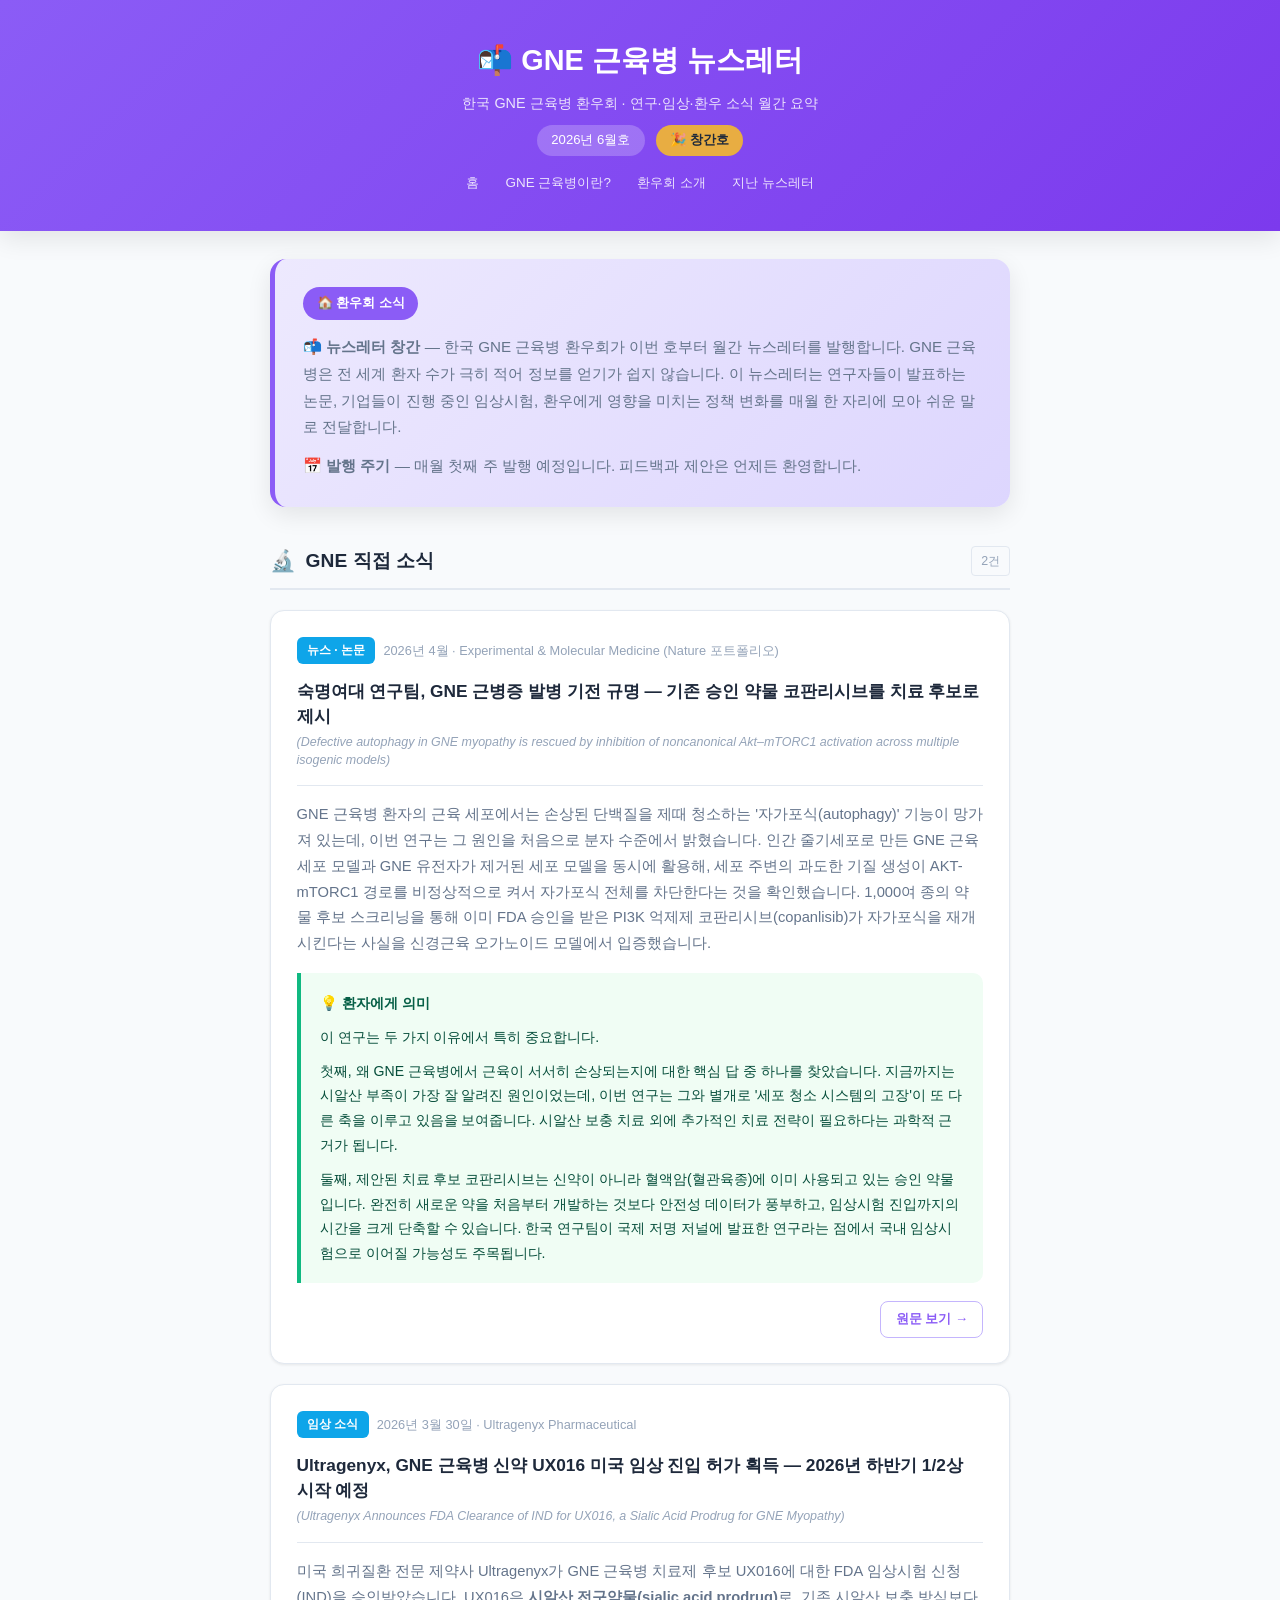
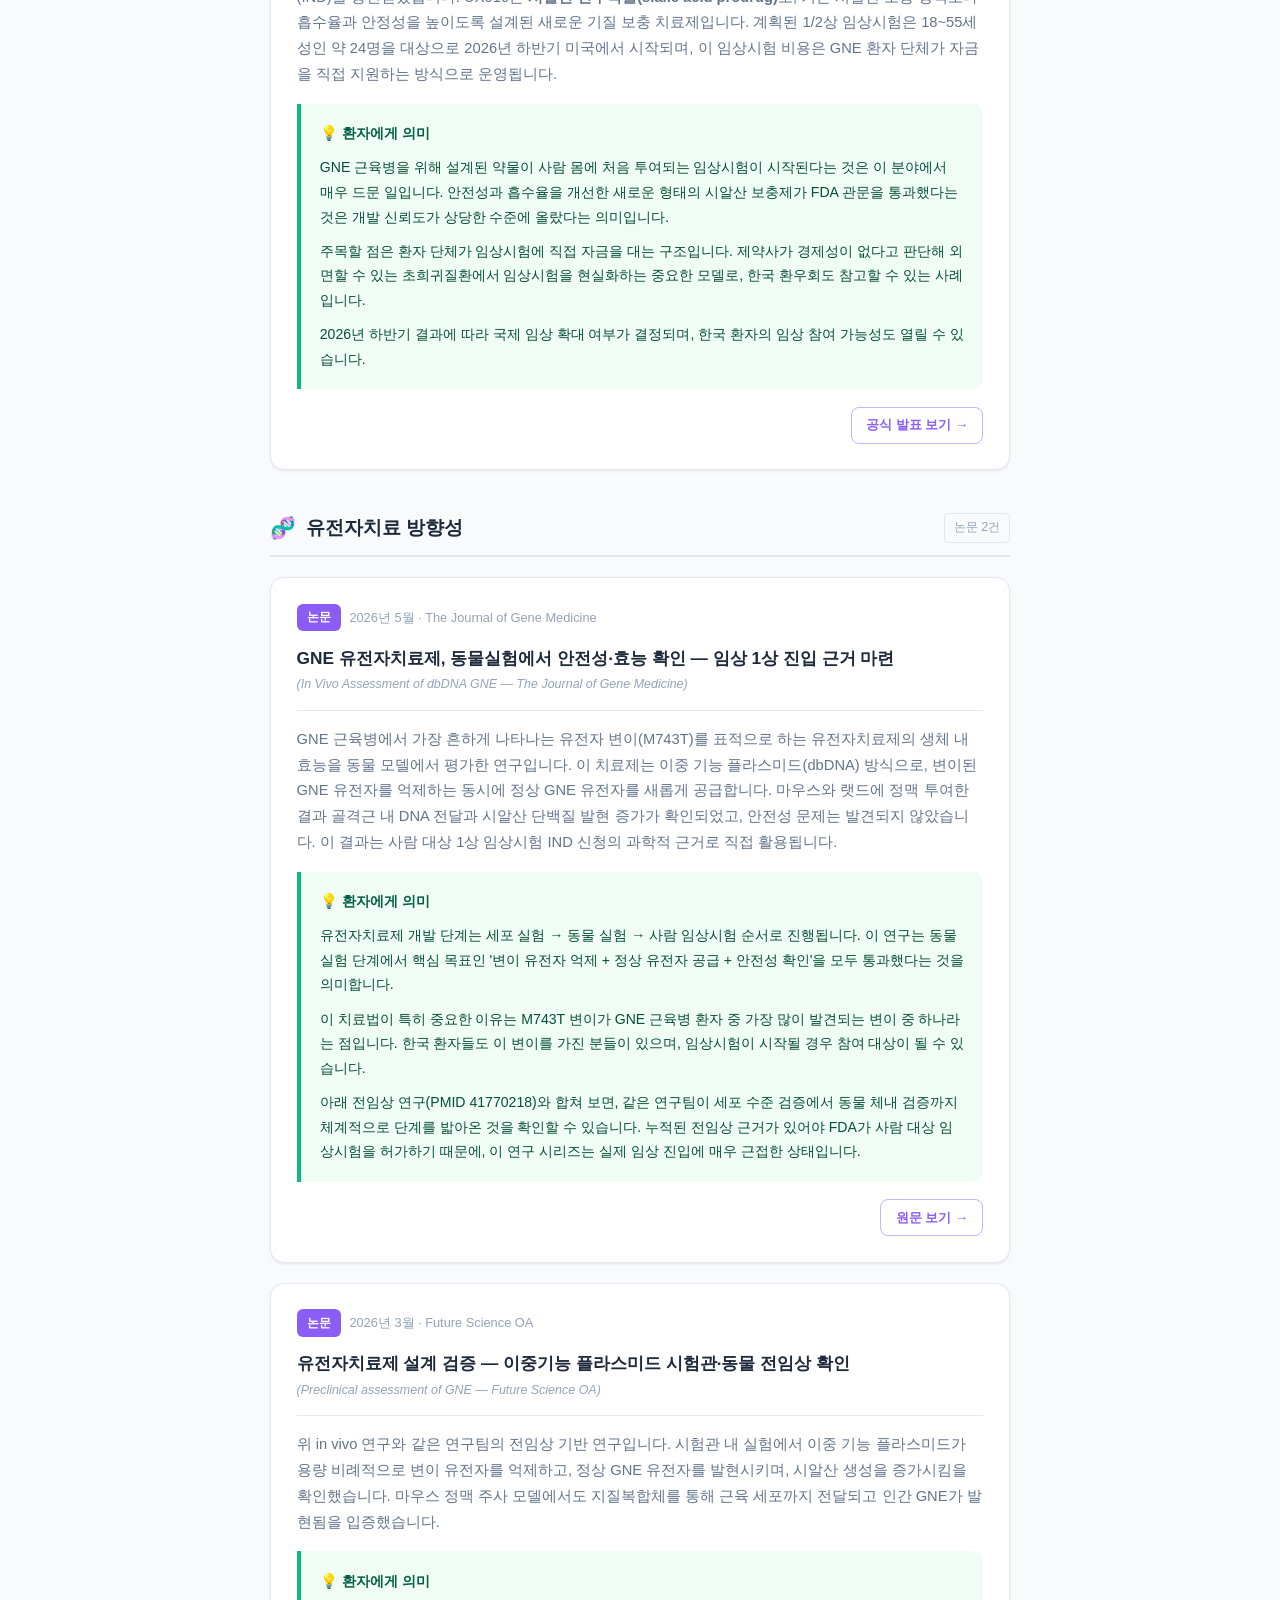
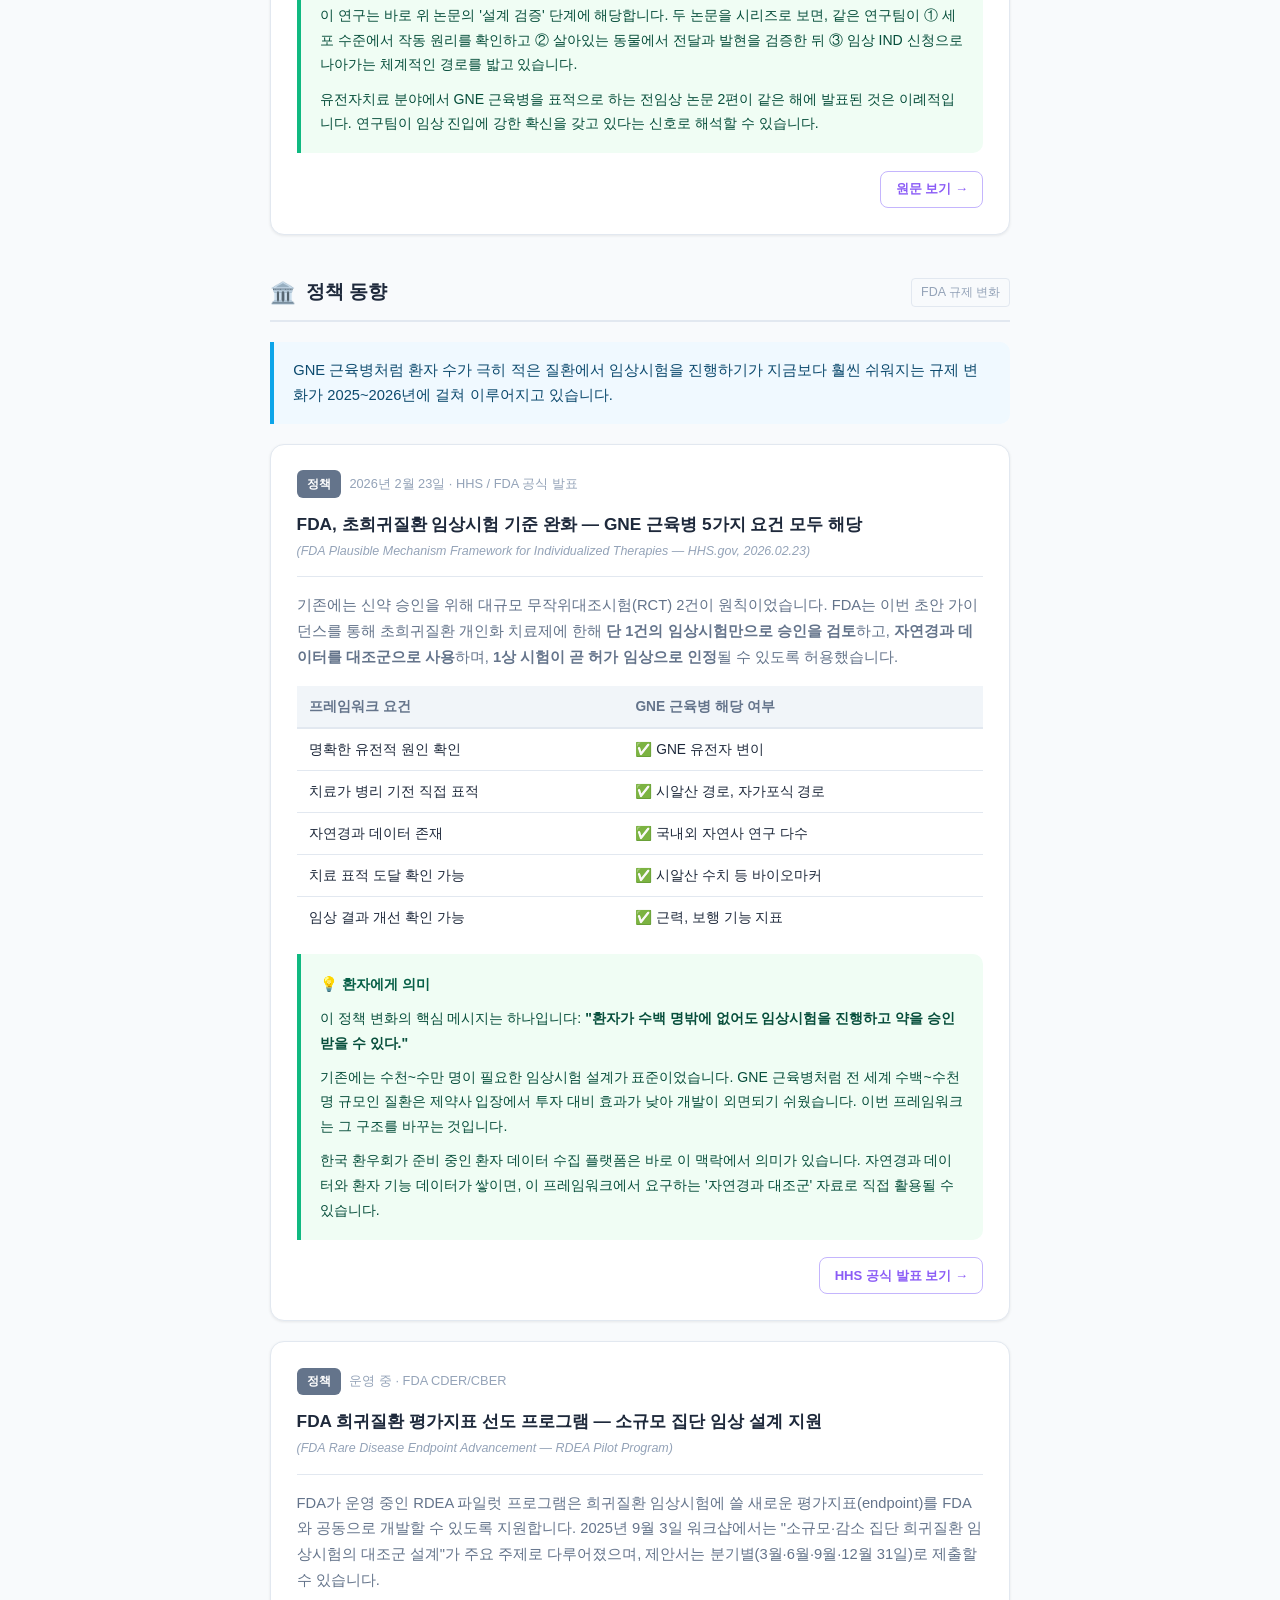
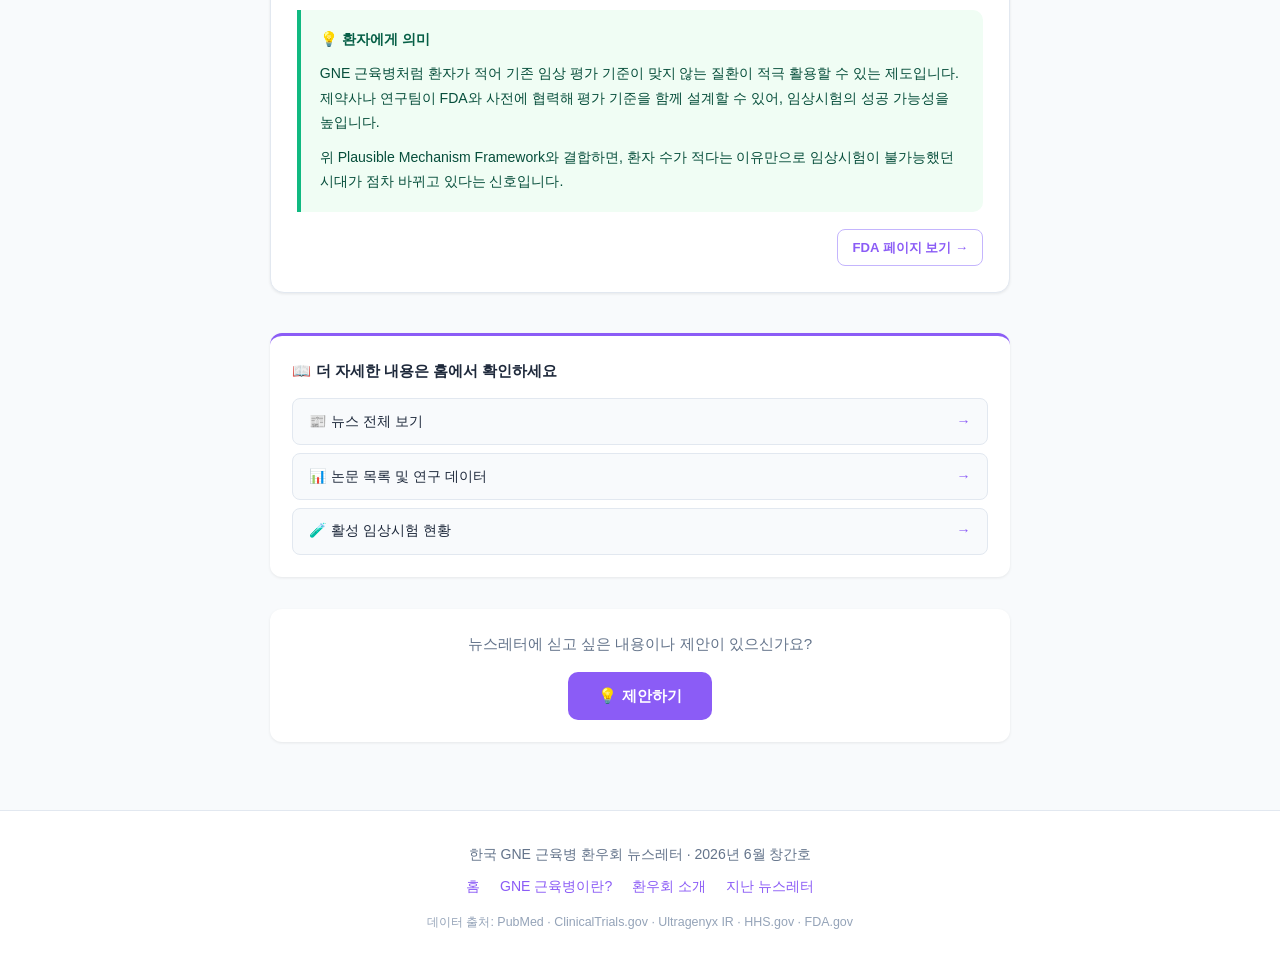
<file: latest.html>
<!DOCTYPE html>
<html lang="ko">
<head>
  <meta charset="UTF-8">
  <meta name="viewport" content="width=device-width, initial-scale=1.0">
  <title>GNE 근육병 뉴스레터 — 2026년 6월 창간호</title>
  <style>
    *, *::before, *::after { margin: 0; padding: 0; box-sizing: border-box; }

    :root {
      --primary: #8b5cf6;
      --primary-dark: #7c3aed;
      --secondary: #10b981;
      --danger: #ef4444;
      --warning: #f59e0b;
      --info: #3b82f6;
      --policy: #0ea5e9;
      --bg-light: #f8fafc;
      --bg-card: #ffffff;
      --text-primary: #1e293b;
      --text-secondary: #64748b;
      --text-muted: #94a3b8;
      --border: #e2e8f0;
      --shadow: 0 1px 3px rgba(0,0,0,0.08);
      --shadow-lg: 0 8px 24px rgba(0,0,0,0.09);
    }

    body {
      font-family: -apple-system, BlinkMacSystemFont, "Segoe UI", Roboto, "Helvetica Neue", Arial, sans-serif;
      background: var(--bg-light);
      color: var(--text-primary);
      line-height: 1.7;
    }

    a { color: var(--primary); text-decoration: none; }
    a:hover { text-decoration: underline; }

    /* ── Header ── */
    .header {
      background: linear-gradient(135deg, var(--primary) 0%, var(--primary-dark) 100%);
      color: white; padding: 2.25rem 1rem; text-align: center;
      box-shadow: var(--shadow-lg);
    }
    .header h1 { font-size: 1.8rem; font-weight: 700; margin-bottom: 0.4rem; }
    .header .meta { font-size: 0.9rem; opacity: 0.85; margin-bottom: 0.5rem; }
    .header .issue-badge {
      display: inline-block;
      background: rgba(255,255,255,0.22);
      padding: 0.25rem 0.9rem;
      border-radius: 9999px;
      font-size: 0.82rem;
      margin-right: 0.4rem;
    }
    .header .launch-badge {
      display: inline-block;
      background: rgba(251,191,36,0.85);
      color: #1e293b;
      padding: 0.25rem 0.9rem;
      border-radius: 9999px;
      font-size: 0.82rem;
      font-weight: 700;
    }
    .header-nav {
      margin-top: 1rem;
      font-size: 0.84rem;
      opacity: 0.85;
    }
    .header-nav a { color: white; margin: 0 0.7rem; }
    .header-nav a:hover { opacity: 0.7; text-decoration: none; }

    /* ── Container ── */
    .container { max-width: 780px; margin: 0 auto; padding: 1.75rem 1.25rem; }

    /* ── 환우회 소식 ── */
    .community-news {
      background: linear-gradient(135deg, #ede9fe 0%, #ddd6fe 100%);
      border-radius: 16px; padding: 1.75rem;
      border-left: 5px solid var(--primary);
      box-shadow: var(--shadow-lg);
      margin-bottom: 2.25rem;
    }
    .community-news-badge {
      display: inline-block; background: var(--primary); color: white;
      padding: 0.35rem 0.85rem; border-radius: 9999px;
      font-weight: 600; font-size: 0.82rem; margin-bottom: 0.9rem;
    }
    .community-news-body {
      font-size: 0.95rem; color: var(--text-secondary); line-height: 1.75;
    }
    .community-news-body p + p { margin-top: 0.75rem; }

    /* ── Section ── */
    .section { margin-bottom: 2.5rem; }
    .section-header {
      display: flex; align-items: center; gap: 0.6rem;
      margin-bottom: 1.25rem; padding-bottom: 0.6rem;
      border-bottom: 2.5px solid var(--border);
    }
    .section-icon { font-size: 1.3rem; }
    .section-title { font-size: 1.2rem; font-weight: 700; color: var(--text-primary); }
    .section-count {
      margin-left: auto; font-size: 0.78rem;
      background: var(--bg-light); color: var(--text-muted);
      padding: 0.2rem 0.55rem; border-radius: 4px;
      border: 1px solid var(--border);
    }

    /* ── Article Card ── */
    .article-card {
      background: var(--bg-card); border-radius: 14px;
      padding: 1.6rem; box-shadow: var(--shadow);
      margin-bottom: 1.25rem;
      border: 1px solid var(--border);
      transition: box-shadow 0.18s;
    }
    .article-card:hover { box-shadow: var(--shadow-lg); }

    .card-meta {
      display: flex; align-items: center; gap: 0.5rem;
      margin-bottom: 0.9rem; flex-wrap: wrap;
    }
    .card-source-badge {
      display: inline-block;
      padding: 0.22rem 0.65rem; border-radius: 6px;
      font-size: 0.75rem; font-weight: 600; color: white;
    }
    .badge-news { background: #0ea5e9; }
    .badge-paper { background: #8b5cf6; }
    .badge-policy { background: #64748b; }
    .card-date { font-size: 0.8rem; color: var(--text-muted); }

    .card-title-ko {
      font-size: 1.08rem; font-weight: 700; color: var(--text-primary);
      line-height: 1.45; margin-bottom: 0.35rem;
    }
    .card-title-en {
      font-size: 0.78rem; color: var(--text-muted);
      margin-bottom: 1rem; line-height: 1.4;
      font-style: italic;
    }

    .card-divider {
      border: none; border-top: 1px solid var(--border);
      margin: 1rem 0;
    }

    .card-summary {
      font-size: 0.92rem; color: var(--text-secondary); line-height: 1.75;
    }

    /* ── 환자에게 의미 ── */
    .patient-meaning {
      background: #f0fdf4;
      border-left: 4px solid var(--secondary);
      padding: 1.1rem 1.2rem;
      border-radius: 0 10px 10px 0;
      margin-top: 1rem;
    }
    .patient-meaning-title {
      font-weight: 700; color: #065f46;
      margin-bottom: 0.6rem; font-size: 0.9rem;
    }
    .patient-meaning-content {
      color: #064e3b; font-size: 0.88rem; line-height: 1.75;
    }
    .patient-meaning-content p + p { margin-top: 0.6rem; }

    /* ── 원문 링크 ── */
    .card-link-row {
      display: flex; justify-content: flex-end;
      margin-top: 1.1rem;
    }
    .card-link {
      display: inline-flex; align-items: center; gap: 0.3rem;
      font-size: 0.82rem; font-weight: 600;
      color: var(--primary);
      padding: 0.4rem 0.9rem;
      border: 1.5px solid #c4b5fd;
      border-radius: 8px;
      transition: background 0.15s;
    }
    .card-link:hover {
      background: #ede9fe; text-decoration: none;
    }

    /* ── 정책 동향 특별 스타일 ── */
    .policy-intro {
      background: #f0f9ff;
      border-left: 4px solid var(--policy);
      padding: 1rem 1.2rem;
      border-radius: 0 10px 10px 0;
      margin-bottom: 1.25rem;
      font-size: 0.92rem; color: #0c4a6e; line-height: 1.7;
    }

    .policy-table {
      width: 100%; border-collapse: collapse;
      margin: 1rem 0; font-size: 0.86rem;
    }
    .policy-table th {
      background: #f1f5f9; text-align: left;
      padding: 0.55rem 0.8rem; font-weight: 600;
      border-bottom: 2px solid var(--border);
      color: var(--text-secondary);
    }
    .policy-table td {
      padding: 0.55rem 0.8rem;
      border-bottom: 1px solid var(--border);
      vertical-align: top;
    }
    .policy-table tr:last-child td { border-bottom: none; }
    .check-yes { color: #10b981; font-weight: 700; }

    .policy-highlight {
      background: linear-gradient(135deg, #fef9c3 0%, #fef08a 100%);
      border-radius: 10px; padding: 1rem 1.2rem;
      margin-top: 1rem;
      font-size: 0.88rem; color: #713f12; line-height: 1.7;
      border-left: 4px solid #f59e0b;
    }
    .policy-highlight strong { color: #92400e; }

    /* ── 홈 링크 ── */
    .more-section {
      background: var(--bg-card); border-radius: 12px;
      padding: 1.4rem; box-shadow: var(--shadow);
      margin-bottom: 2rem; border-top: 3px solid var(--primary);
    }
    .more-section-title {
      font-size: 0.95rem; font-weight: 700; color: var(--text-primary);
      margin-bottom: 0.9rem;
    }
    .more-links { display: flex; flex-direction: column; gap: 0.5rem; }
    .more-link-item {
      display: flex; align-items: center; justify-content: space-between;
      padding: 0.65rem 1rem;
      background: var(--bg-light); border-radius: 8px;
      font-size: 0.88rem; color: var(--text-primary);
      border: 1px solid var(--border);
      transition: background 0.15s;
    }
    .more-link-item:hover { background: #ede9fe; border-color: #c4b5fd; text-decoration: none; }
    .more-link-arrow { color: var(--primary); font-weight: 700; }

    /* ── Feedback ── */
    .feedback-section {
      background: var(--bg-card); border-radius: 12px;
      padding: 1.4rem; text-align: center;
      box-shadow: var(--shadow);
    }
    .feedback-title { font-size: 0.95rem; color: var(--text-secondary); margin-bottom: 0.9rem; }
    .feedback-suggest-btn {
      display: inline-block;
      background: var(--primary); color: white;
      padding: 0.7rem 1.9rem; border-radius: 10px;
      font-size: 0.95rem; font-weight: 600;
      transition: background 0.18s, transform 0.18s;
    }
    .feedback-suggest-btn:hover {
      background: var(--primary-dark); transform: translateY(-2px); text-decoration: none;
    }

    /* ── Footer ── */
    .footer {
      background: var(--bg-card); border-top: 1px solid var(--border);
      padding: 2rem 1rem; text-align: center;
      margin-top: 2.5rem; color: var(--text-secondary); font-size: 0.88rem;
    }
    .footer a { color: var(--primary); margin: 0 0.5rem; }
    .footer .sources {
      font-size: 0.78rem; color: var(--text-muted);
      margin-top: 0.75rem; line-height: 1.8;
    }

    /* ── Mobile ── */
    @media (max-width: 640px) {
      .header h1 { font-size: 1.35rem; }
      .container { padding: 1.1rem; }
      .article-card { padding: 1.25rem; }
      .card-title-ko { font-size: 1rem; }
      .policy-table { font-size: 0.82rem; }
      .policy-table th, .policy-table td { padding: 0.45rem 0.55rem; }
    }
  </style>
</head>
<body>

<div class="header">
  <h1>📬 GNE 근육병 뉴스레터</h1>
  <div class="meta">한국 GNE 근육병 환우회 · 연구·임상·환우 소식 월간 요약</div>
  <div style="margin-top:0.6rem">
    <span class="issue-badge">2026년 6월호</span>
    <span class="launch-badge">🎉 창간호</span>
  </div>
  <div class="header-nav">
    <a href="index.html">홈</a>
    <a href="about.html">GNE 근육병이란?</a>
    <a href="community.html">환우회 소개</a>
    <a href="archive.html">지난 뉴스레터</a>
  </div>
</div>

<div class="container">

  <!-- ══ 환우회 소식 ══ -->
  <div class="community-news">
    <div class="community-news-badge">🏠 환우회 소식</div>
    <div class="community-news-body">
      <p>
        <strong>📬 뉴스레터 창간</strong> — 한국 GNE 근육병 환우회가 이번 호부터 월간 뉴스레터를 발행합니다.
        GNE 근육병은 전 세계 환자 수가 극히 적어 정보를 얻기가 쉽지 않습니다.
        이 뉴스레터는 연구자들이 발표하는 논문, 기업들이 진행 중인 임상시험,
        환우에게 영향을 미치는 정책 변화를 매월 한 자리에 모아 쉬운 말로 전달합니다.
      </p>
      <p>
        <strong>📅 발행 주기</strong> — 매월 첫째 주 발행 예정입니다.
        피드백과 제안은 언제든 환영합니다.
      </p>
    </div>
  </div>

  <!-- ══ 섹션 1: GNE 직접 소식 ══ -->
  <div class="section">
    <div class="section-header">
      <span class="section-icon">🔬</span>
      <span class="section-title">GNE 직접 소식</span>
      <span class="section-count">2건</span>
    </div>

    <!-- 카드 1: 숙명여대 Copanlisib -->
    <div class="article-card">
      <div class="card-meta">
        <span class="card-source-badge badge-news">뉴스 · 논문</span>
        <span class="card-date">2026년 4월 · Experimental &amp; Molecular Medicine (Nature 포트폴리오)</span>
      </div>
      <div class="card-title-ko">숙명여대 연구팀, GNE 근병증 발병 기전 규명 — 기존 승인 약물 코판리시브를 치료 후보로 제시</div>
      <div class="card-title-en">(Defective autophagy in GNE myopathy is rescued by inhibition of noncanonical Akt–mTORC1 activation across multiple isogenic models)</div>

      <hr class="card-divider">

      <div class="card-summary">
        GNE 근육병 환자의 근육 세포에서는 손상된 단백질을 제때 청소하는 '자가포식(autophagy)' 기능이 망가져 있는데, 이번 연구는 그 원인을 처음으로 분자 수준에서 밝혔습니다. 인간 줄기세포로 만든 GNE 근육 세포 모델과 GNE 유전자가 제거된 세포 모델을 동시에 활용해, 세포 주변의 과도한 기질 생성이 AKT-mTORC1 경로를 비정상적으로 켜서 자가포식 전체를 차단한다는 것을 확인했습니다. 1,000여 종의 약물 후보 스크리닝을 통해 이미 FDA 승인을 받은 PI3K 억제제 코판리시브(copanlisib)가 자가포식을 재개시킨다는 사실을 신경근육 오가노이드 모델에서 입증했습니다.
      </div>

      <div class="patient-meaning">
        <div class="patient-meaning-title">💡 환자에게 의미</div>
        <div class="patient-meaning-content">
          <p>이 연구는 두 가지 이유에서 특히 중요합니다.</p>
          <p>첫째, 왜 GNE 근육병에서 근육이 서서히 손상되는지에 대한 핵심 답 중 하나를 찾았습니다. 지금까지는 시알산 부족이 가장 잘 알려진 원인이었는데, 이번 연구는 그와 별개로 '세포 청소 시스템의 고장'이 또 다른 축을 이루고 있음을 보여줍니다. 시알산 보충 치료 외에 추가적인 치료 전략이 필요하다는 과학적 근거가 됩니다.</p>
          <p>둘째, 제안된 치료 후보 코판리시브는 신약이 아니라 혈액암(혈관육종)에 이미 사용되고 있는 승인 약물입니다. 완전히 새로운 약을 처음부터 개발하는 것보다 안전성 데이터가 풍부하고, 임상시험 진입까지의 시간을 크게 단축할 수 있습니다. 한국 연구팀이 국제 저명 저널에 발표한 연구라는 점에서 국내 임상시험으로 이어질 가능성도 주목됩니다.</p>
        </div>
      </div>

      <div class="card-link-row">
        <a href="https://pubmed.ncbi.nlm.nih.gov/41963465/" target="_blank" class="card-link">원문 보기 →</a>
      </div>
    </div>

    <!-- 카드 2: UX016 IND -->
    <div class="article-card">
      <div class="card-meta">
        <span class="card-source-badge badge-news">임상 소식</span>
        <span class="card-date">2026년 3월 30일 · Ultragenyx Pharmaceutical</span>
      </div>
      <div class="card-title-ko">Ultragenyx, GNE 근육병 신약 UX016 미국 임상 진입 허가 획득 — 2026년 하반기 1/2상 시작 예정</div>
      <div class="card-title-en">(Ultragenyx Announces FDA Clearance of IND for UX016, a Sialic Acid Prodrug for GNE Myopathy)</div>

      <hr class="card-divider">

      <div class="card-summary">
        미국 희귀질환 전문 제약사 Ultragenyx가 GNE 근육병 치료제 후보 UX016에 대한 FDA 임상시험 신청(IND)을 승인받았습니다. UX016은 <strong>시알산 전구약물(sialic acid prodrug)</strong>로, 기존 시알산 보충 방식보다 흡수율과 안정성을 높이도록 설계된 새로운 기질 보충 치료제입니다. 계획된 1/2상 임상시험은 18~55세 성인 약 24명을 대상으로 2026년 하반기 미국에서 시작되며, 이 임상시험 비용은 GNE 환자 단체가 자금을 직접 지원하는 방식으로 운영됩니다.
      </div>

      <div class="patient-meaning">
        <div class="patient-meaning-title">💡 환자에게 의미</div>
        <div class="patient-meaning-content">
          <p>GNE 근육병을 위해 설계된 약물이 사람 몸에 처음 투여되는 임상시험이 시작된다는 것은 이 분야에서 매우 드문 일입니다. 안전성과 흡수율을 개선한 새로운 형태의 시알산 보충제가 FDA 관문을 통과했다는 것은 개발 신뢰도가 상당한 수준에 올랐다는 의미입니다.</p>
          <p>주목할 점은 환자 단체가 임상시험에 직접 자금을 대는 구조입니다. 제약사가 경제성이 없다고 판단해 외면할 수 있는 초희귀질환에서 임상시험을 현실화하는 중요한 모델로, 한국 환우회도 참고할 수 있는 사례입니다.</p>
          <p>2026년 하반기 결과에 따라 국제 임상 확대 여부가 결정되며, 한국 환자의 임상 참여 가능성도 열릴 수 있습니다.</p>
        </div>
      </div>

      <div class="card-link-row">
        <a href="https://ir.ultragenyx.com/news-releases/news-release-details/ultragenyx-announces-fda-clearance-investigational-new-drug-1" target="_blank" class="card-link">공식 발표 보기 →</a>
      </div>
    </div>
  </div>

  <!-- ══ 섹션 2: 유전자치료 방향성 ══ -->
  <div class="section">
    <div class="section-header">
      <span class="section-icon">🧬</span>
      <span class="section-title">유전자치료 방향성</span>
      <span class="section-count">논문 2건</span>
    </div>

    <!-- 카드 3: dbDNA in vivo -->
    <div class="article-card">
      <div class="card-meta">
        <span class="card-source-badge badge-paper">논문</span>
        <span class="card-date">2026년 5월 · The Journal of Gene Medicine</span>
      </div>
      <div class="card-title-ko">GNE 유전자치료제, 동물실험에서 안전성·효능 확인 — 임상 1상 진입 근거 마련</div>
      <div class="card-title-en">(In Vivo Assessment of dbDNA GNE — The Journal of Gene Medicine)</div>

      <hr class="card-divider">

      <div class="card-summary">
        GNE 근육병에서 가장 흔하게 나타나는 유전자 변이(M743T)를 표적으로 하는 유전자치료제의 생체 내 효능을 동물 모델에서 평가한 연구입니다. 이 치료제는 이중 기능 플라스미드(dbDNA) 방식으로, 변이된 GNE 유전자를 억제하는 동시에 정상 GNE 유전자를 새롭게 공급합니다. 마우스와 랫드에 정맥 투여한 결과 골격근 내 DNA 전달과 시알산 단백질 발현 증가가 확인되었고, 안전성 문제는 발견되지 않았습니다. 이 결과는 사람 대상 1상 임상시험 IND 신청의 과학적 근거로 직접 활용됩니다.
      </div>

      <div class="patient-meaning">
        <div class="patient-meaning-title">💡 환자에게 의미</div>
        <div class="patient-meaning-content">
          <p>유전자치료제 개발 단계는 세포 실험 → 동물 실험 → 사람 임상시험 순서로 진행됩니다. 이 연구는 동물 실험 단계에서 핵심 목표인 '변이 유전자 억제 + 정상 유전자 공급 + 안전성 확인'을 모두 통과했다는 것을 의미합니다.</p>
          <p>이 치료법이 특히 중요한 이유는 M743T 변이가 GNE 근육병 환자 중 가장 많이 발견되는 변이 중 하나라는 점입니다. 한국 환자들도 이 변이를 가진 분들이 있으며, 임상시험이 시작될 경우 참여 대상이 될 수 있습니다.</p>
          <p>아래 전임상 연구(PMID 41770218)와 합쳐 보면, 같은 연구팀이 세포 수준 검증에서 동물 체내 검증까지 체계적으로 단계를 밟아온 것을 확인할 수 있습니다. 누적된 전임상 근거가 있어야 FDA가 사람 대상 임상시험을 허가하기 때문에, 이 연구 시리즈는 실제 임상 진입에 매우 근접한 상태입니다.</p>
        </div>
      </div>

      <div class="card-link-row">
        <a href="https://pubmed.ncbi.nlm.nih.gov/42186366/" target="_blank" class="card-link">원문 보기 →</a>
      </div>
    </div>

    <!-- 카드 4: Preclinical -->
    <div class="article-card">
      <div class="card-meta">
        <span class="card-source-badge badge-paper">논문</span>
        <span class="card-date">2026년 3월 · Future Science OA</span>
      </div>
      <div class="card-title-ko">유전자치료제 설계 검증 — 이중기능 플라스미드 시험관·동물 전임상 확인</div>
      <div class="card-title-en">(Preclinical assessment of GNE — Future Science OA)</div>

      <hr class="card-divider">

      <div class="card-summary">
        위 in vivo 연구와 같은 연구팀의 전임상 기반 연구입니다. 시험관 내 실험에서 이중 기능 플라스미드가 용량 비례적으로 변이 유전자를 억제하고, 정상 GNE 유전자를 발현시키며, 시알산 생성을 증가시킴을 확인했습니다. 마우스 정맥 주사 모델에서도 지질복합체를 통해 근육 세포까지 전달되고 인간 GNE가 발현됨을 입증했습니다.
      </div>

      <div class="patient-meaning">
        <div class="patient-meaning-title">💡 환자에게 의미</div>
        <div class="patient-meaning-content">
          <p>이 연구는 바로 위 논문의 '설계 검증' 단계에 해당합니다. 두 논문을 시리즈로 보면, 같은 연구팀이 ① 세포 수준에서 작동 원리를 확인하고 ② 살아있는 동물에서 전달과 발현을 검증한 뒤 ③ 임상 IND 신청으로 나아가는 체계적인 경로를 밟고 있습니다.</p>
          <p>유전자치료 분야에서 GNE 근육병을 표적으로 하는 전임상 논문 2편이 같은 해에 발표된 것은 이례적입니다. 연구팀이 임상 진입에 강한 확신을 갖고 있다는 신호로 해석할 수 있습니다.</p>
        </div>
      </div>

      <div class="card-link-row">
        <a href="https://pubmed.ncbi.nlm.nih.gov/41770218/" target="_blank" class="card-link">원문 보기 →</a>
      </div>
    </div>
  </div>

  <!-- ══ 섹션 3: 정책 동향 ══ -->
  <div class="section">
    <div class="section-header">
      <span class="section-icon">🏛️</span>
      <span class="section-title">정책 동향</span>
      <span class="section-count">FDA 규제 변화</span>
    </div>

    <div class="policy-intro">
      GNE 근육병처럼 환자 수가 극히 적은 질환에서 임상시험을 진행하기가 지금보다 훨씬 쉬워지는 규제 변화가 2025~2026년에 걸쳐 이루어지고 있습니다.
    </div>

    <div class="article-card">
      <div class="card-meta">
        <span class="card-source-badge badge-policy">정책</span>
        <span class="card-date">2026년 2월 23일 · HHS / FDA 공식 발표</span>
      </div>
      <div class="card-title-ko">FDA, 초희귀질환 임상시험 기준 완화 — GNE 근육병 5가지 요건 모두 해당</div>
      <div class="card-title-en">(FDA Plausible Mechanism Framework for Individualized Therapies — HHS.gov, 2026.02.23)</div>

      <hr class="card-divider">

      <div class="card-summary">
        기존에는 신약 승인을 위해 대규모 무작위대조시험(RCT) 2건이 원칙이었습니다. FDA는 이번 초안 가이던스를 통해 초희귀질환 개인화 치료제에 한해 <strong>단 1건의 임상시험만으로 승인을 검토</strong>하고, <strong>자연경과 데이터를 대조군으로 사용</strong>하며, <strong>1상 시험이 곧 허가 임상으로 인정</strong>될 수 있도록 허용했습니다.
      </div>

      <table class="policy-table">
        <tr>
          <th>프레임워크 요건</th>
          <th>GNE 근육병 해당 여부</th>
        </tr>
        <tr>
          <td>명확한 유전적 원인 확인</td>
          <td><span class="check-yes">✅</span> GNE 유전자 변이</td>
        </tr>
        <tr>
          <td>치료가 병리 기전 직접 표적</td>
          <td><span class="check-yes">✅</span> 시알산 경로, 자가포식 경로</td>
        </tr>
        <tr>
          <td>자연경과 데이터 존재</td>
          <td><span class="check-yes">✅</span> 국내외 자연사 연구 다수</td>
        </tr>
        <tr>
          <td>치료 표적 도달 확인 가능</td>
          <td><span class="check-yes">✅</span> 시알산 수치 등 바이오마커</td>
        </tr>
        <tr>
          <td>임상 결과 개선 확인 가능</td>
          <td><span class="check-yes">✅</span> 근력, 보행 기능 지표</td>
        </tr>
      </table>

      <div class="patient-meaning">
        <div class="patient-meaning-title">💡 환자에게 의미</div>
        <div class="patient-meaning-content">
          <p>이 정책 변화의 핵심 메시지는 하나입니다: <strong>"환자가 수백 명밖에 없어도 임상시험을 진행하고 약을 승인받을 수 있다."</strong></p>
          <p>기존에는 수천~수만 명이 필요한 임상시험 설계가 표준이었습니다. GNE 근육병처럼 전 세계 수백~수천 명 규모인 질환은 제약사 입장에서 투자 대비 효과가 낮아 개발이 외면되기 쉬웠습니다. 이번 프레임워크는 그 구조를 바꾸는 것입니다.</p>
          <p>한국 환우회가 준비 중인 환자 데이터 수집 플랫폼은 바로 이 맥락에서 의미가 있습니다. 자연경과 데이터와 환자 기능 데이터가 쌓이면, 이 프레임워크에서 요구하는 '자연경과 대조군' 자료로 직접 활용될 수 있습니다.</p>
        </div>
      </div>

      <div class="card-link-row">
        <a href="https://www.hhs.gov/press-room/fda-launches-framework-accelerating-development-individualized-therapies-ultra-rare-diseases.html" target="_blank" class="card-link">HHS 공식 발표 보기 →</a>
      </div>
    </div>

    <div class="article-card">
      <div class="card-meta">
        <span class="card-source-badge badge-policy">정책</span>
        <span class="card-date">운영 중 · FDA CDER/CBER</span>
      </div>
      <div class="card-title-ko">FDA 희귀질환 평가지표 선도 프로그램 — 소규모 집단 임상 설계 지원</div>
      <div class="card-title-en">(FDA Rare Disease Endpoint Advancement — RDEA Pilot Program)</div>

      <hr class="card-divider">

      <div class="card-summary">
        FDA가 운영 중인 RDEA 파일럿 프로그램은 희귀질환 임상시험에 쓸 새로운 평가지표(endpoint)를 FDA와 공동으로 개발할 수 있도록 지원합니다. 2025년 9월 3일 워크샵에서는 "소규모·감소 집단 희귀질환 임상시험의 대조군 설계"가 주요 주제로 다루어졌으며, 제안서는 분기별(3월·6월·9월·12월 31일)로 제출할 수 있습니다.
      </div>

      <div class="patient-meaning">
        <div class="patient-meaning-title">💡 환자에게 의미</div>
        <div class="patient-meaning-content">
          <p>GNE 근육병처럼 환자가 적어 기존 임상 평가 기준이 맞지 않는 질환이 적극 활용할 수 있는 제도입니다. 제약사나 연구팀이 FDA와 사전에 협력해 평가 기준을 함께 설계할 수 있어, 임상시험의 성공 가능성을 높입니다.</p>
          <p>위 Plausible Mechanism Framework와 결합하면, 환자 수가 적다는 이유만으로 임상시험이 불가능했던 시대가 점차 바뀌고 있다는 신호입니다.</p>
        </div>
      </div>

      <div class="card-link-row">
        <a href="https://www.fda.gov/drugs/development-resources/rare-disease-endpoint-advancement-pilot-program" target="_blank" class="card-link">FDA 페이지 보기 →</a>
      </div>
    </div>
  </div>

  <!-- ══ 더 자세한 내용은 홈에서 ══ -->
  <div class="more-section">
    <div class="more-section-title">📖 더 자세한 내용은 홈에서 확인하세요</div>
    <div class="more-links">
      <a href="index.html#news-section" class="more-link-item">
        <span>📰 뉴스 전체 보기</span>
        <span class="more-link-arrow">→</span>
      </a>
      <a href="index.html#data-section" class="more-link-item">
        <span>📊 논문 목록 및 연구 데이터</span>
        <span class="more-link-arrow">→</span>
      </a>
      <a href="index.html#clinical-section" class="more-link-item">
        <span>🧪 활성 임상시험 현황</span>
        <span class="more-link-arrow">→</span>
      </a>
    </div>
  </div>

  <!-- ── 제안 ── -->
  <div class="feedback-section">
    <div class="feedback-title">뉴스레터에 싣고 싶은 내용이나 제안이 있으신가요?</div>
    <a href="#" class="feedback-suggest-btn">💡 제안하기</a>
  </div>

</div>

<div class="footer">
  <p>한국 GNE 근육병 환우회 뉴스레터 · 2026년 6월 창간호</p>
  <p style="margin-top:0.5rem">
    <a href="index.html">홈</a>
    <a href="about.html">GNE 근육병이란?</a>
    <a href="community.html">환우회 소개</a>
    <a href="archive.html">지난 뉴스레터</a>
  </p>
  <p class="sources">
    데이터 출처: PubMed · ClinicalTrials.gov · Ultragenyx IR · HHS.gov · FDA.gov
  </p>
</div>

</body>
</html>
</file>
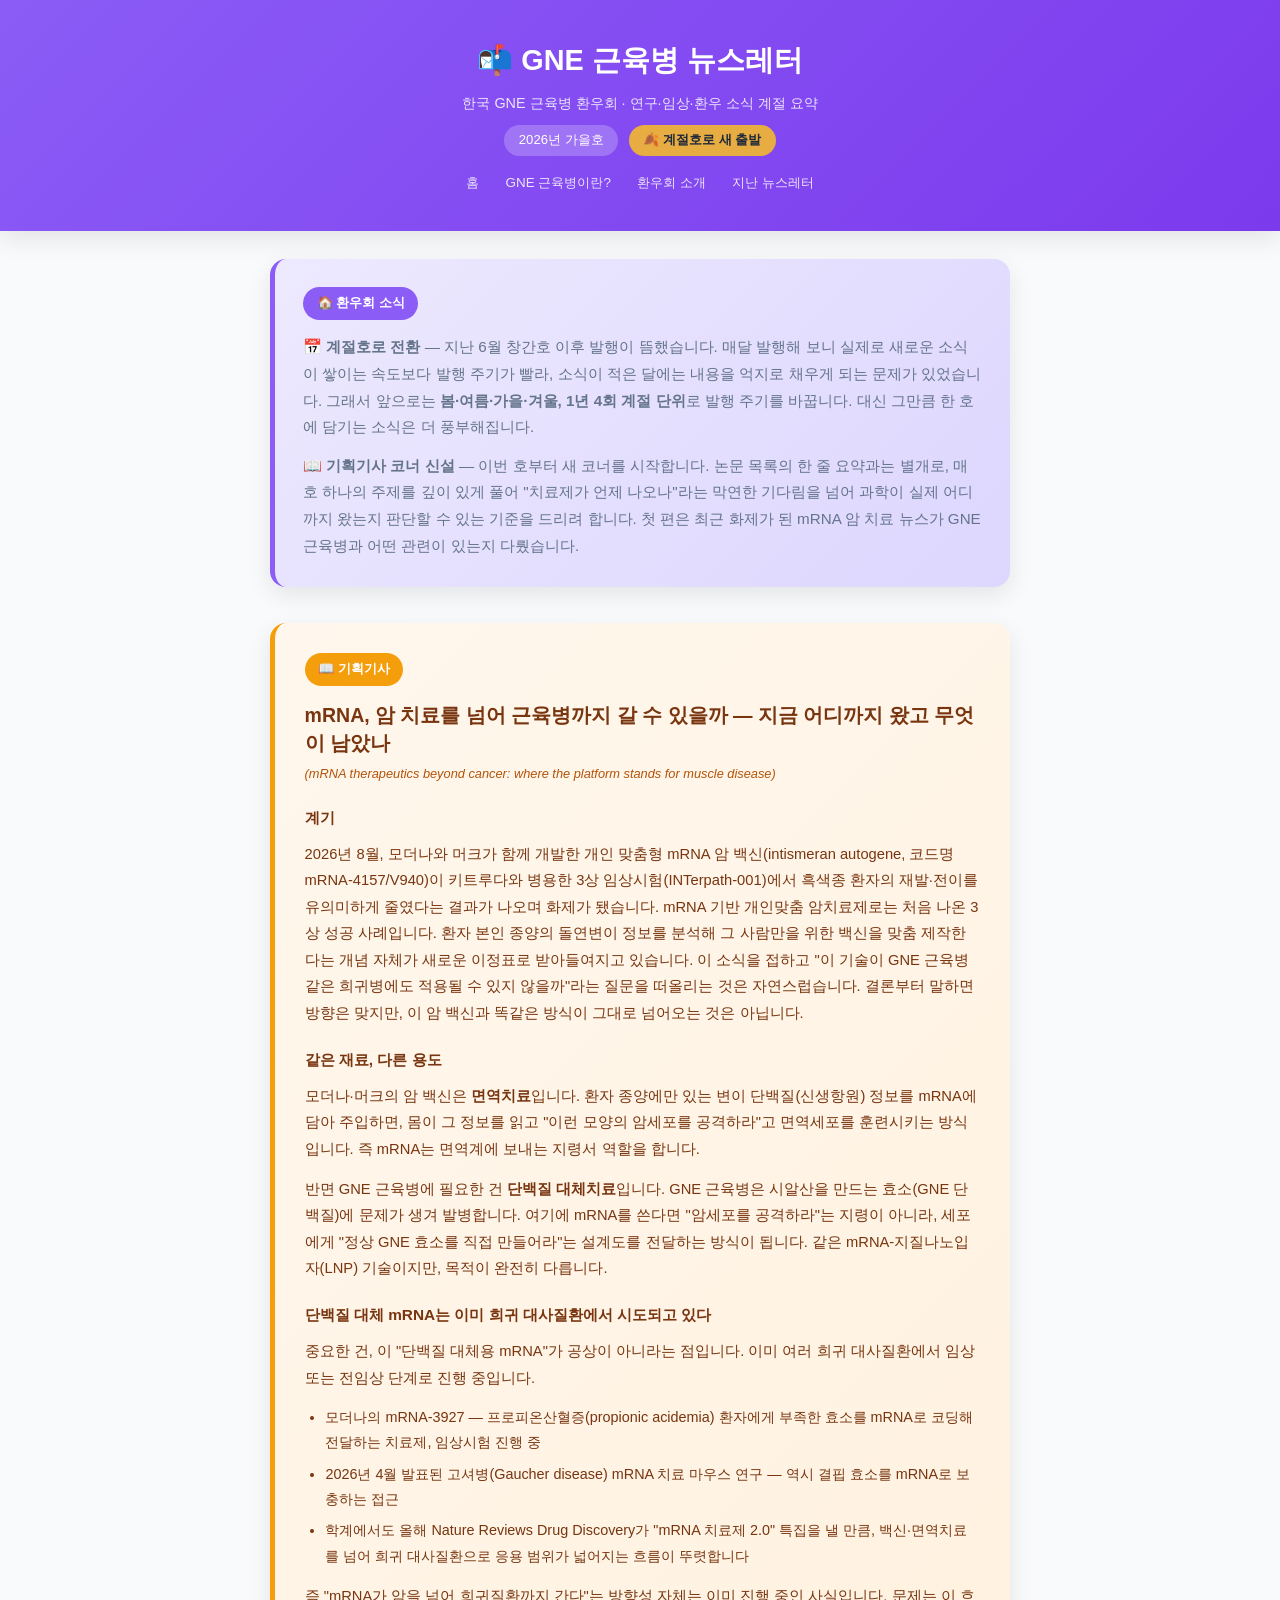
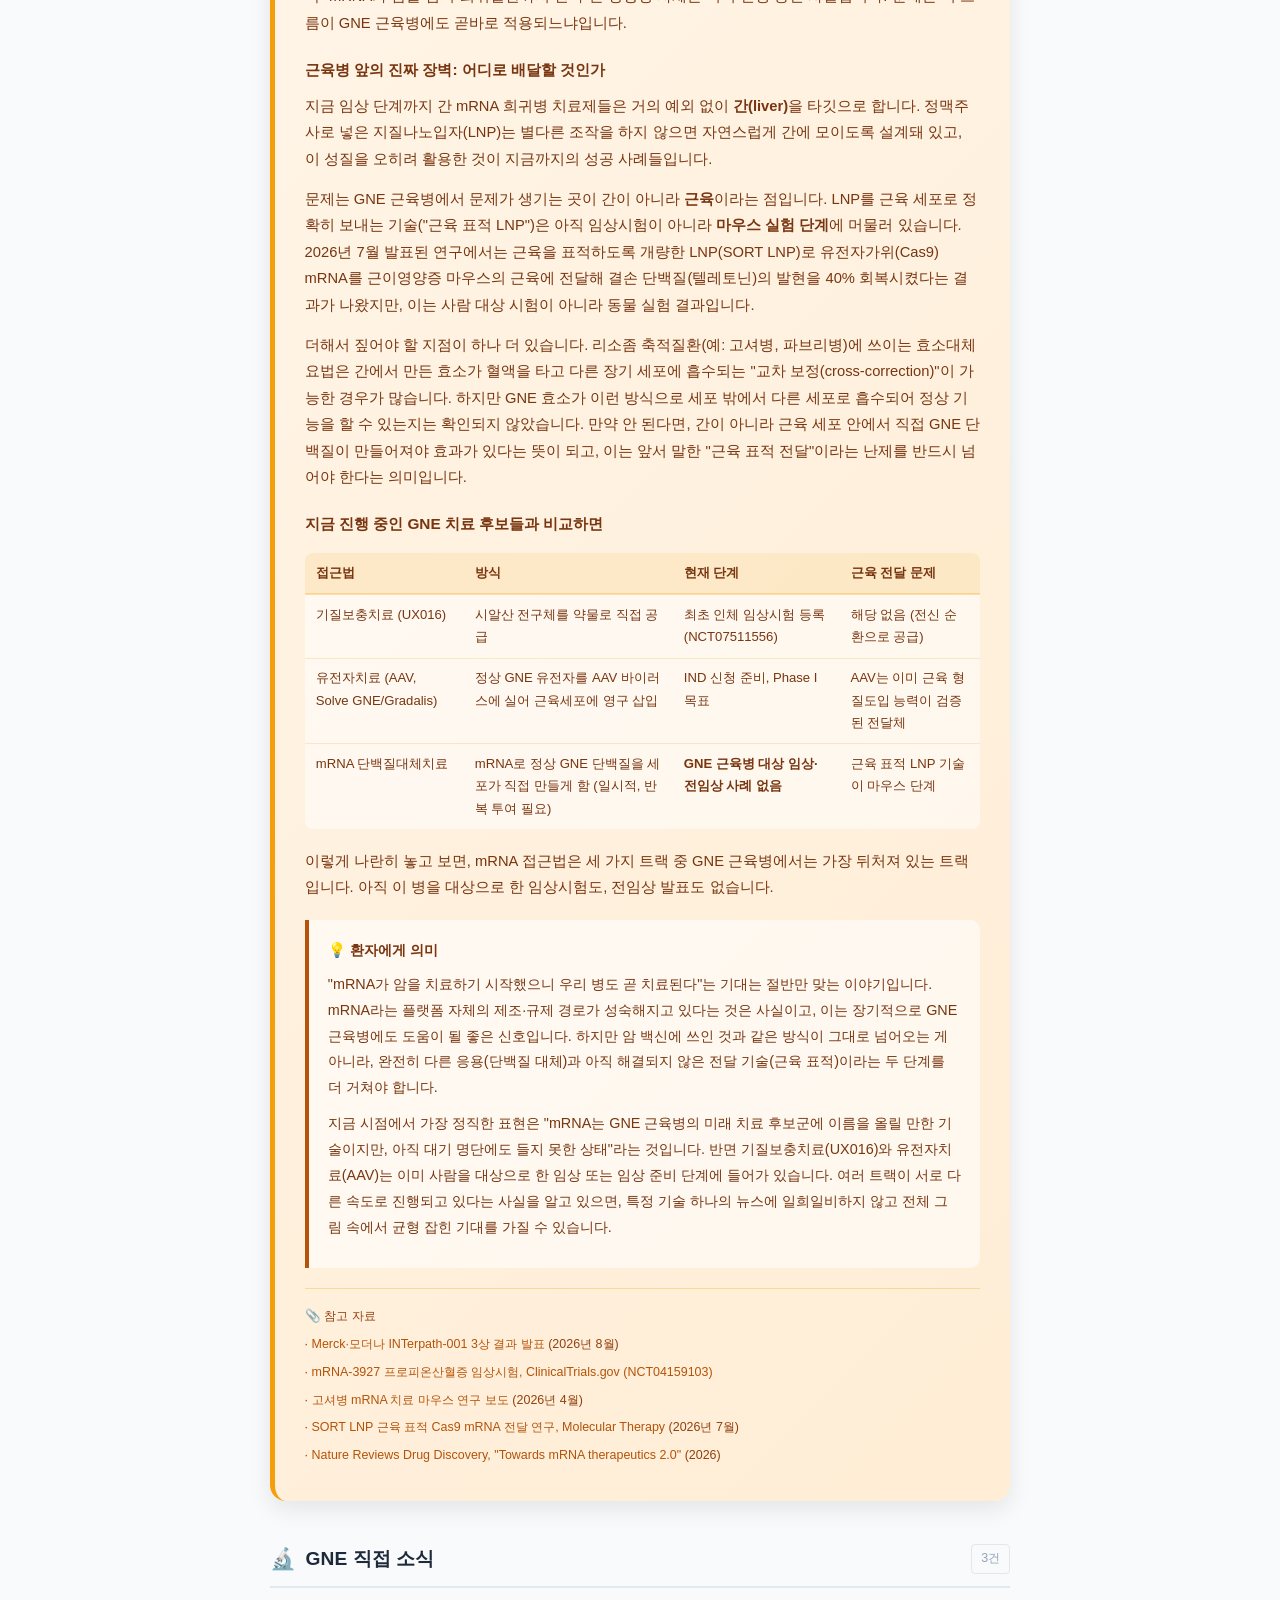
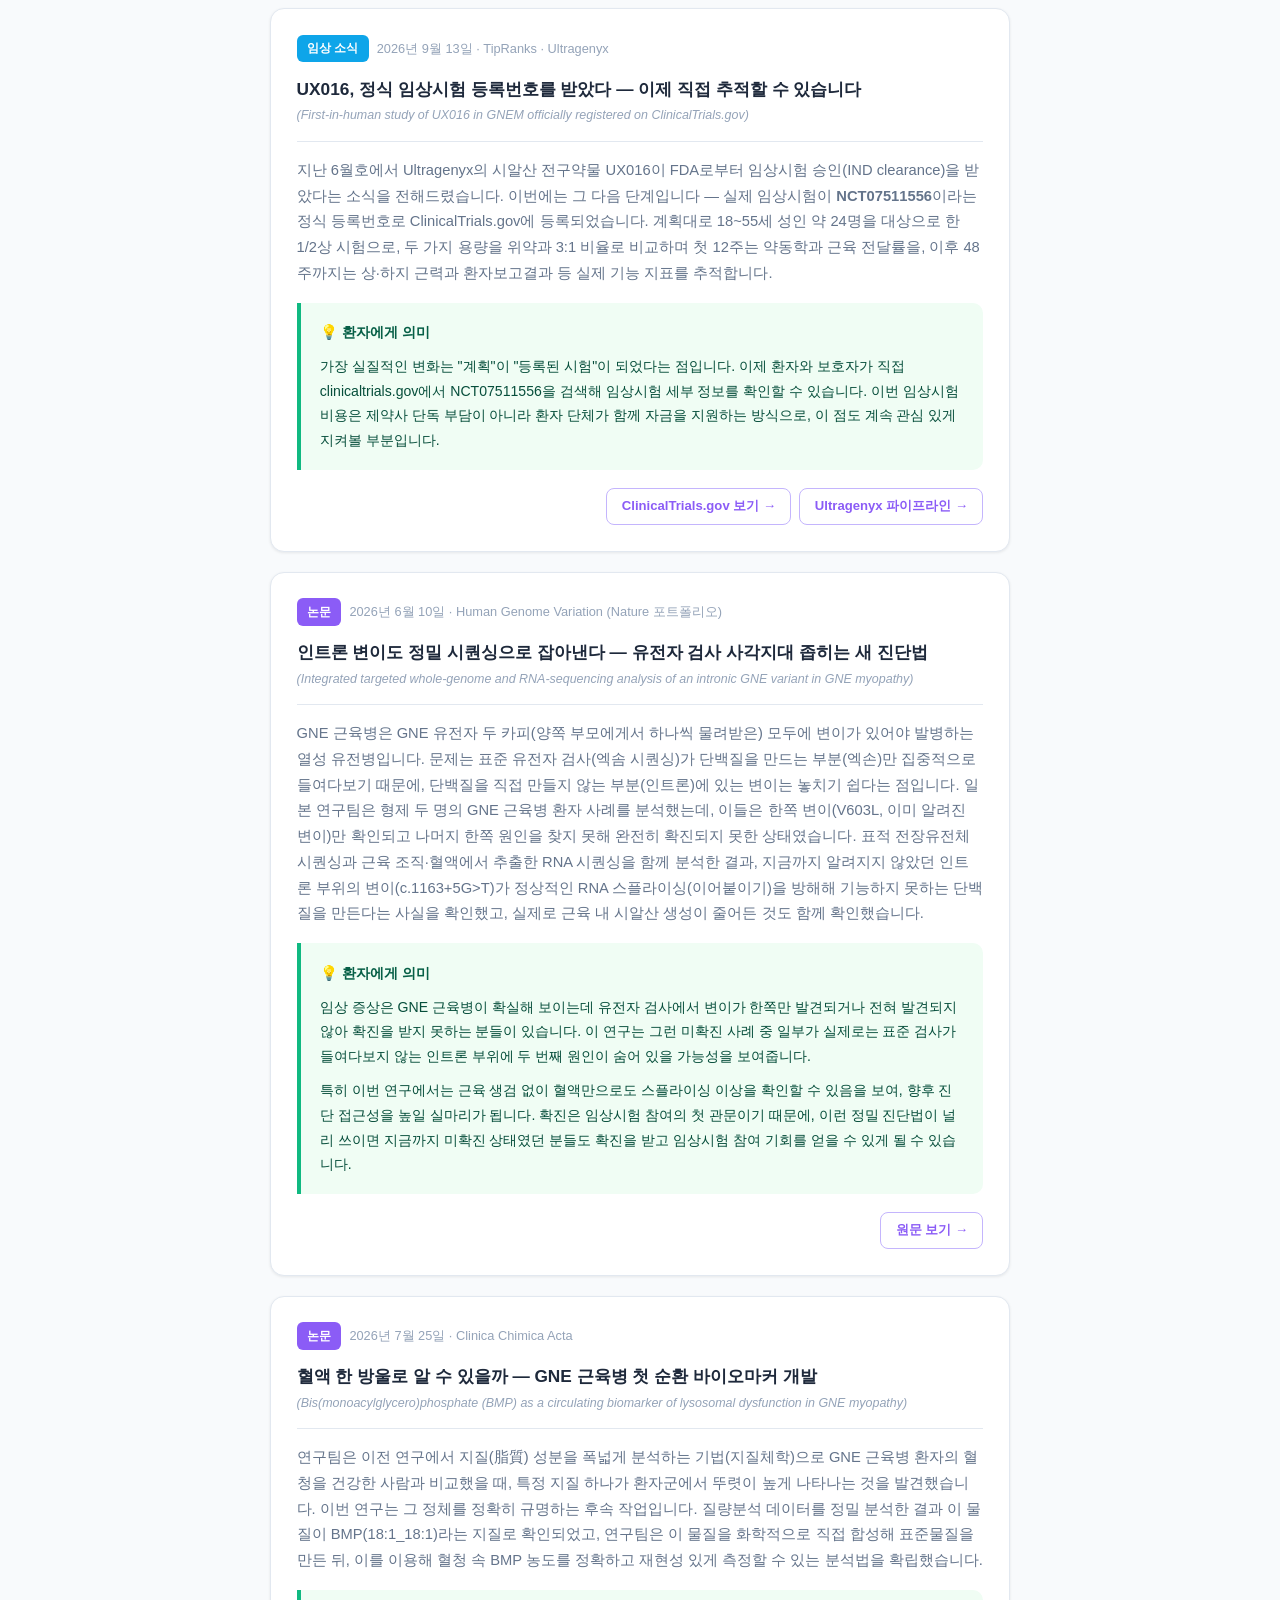
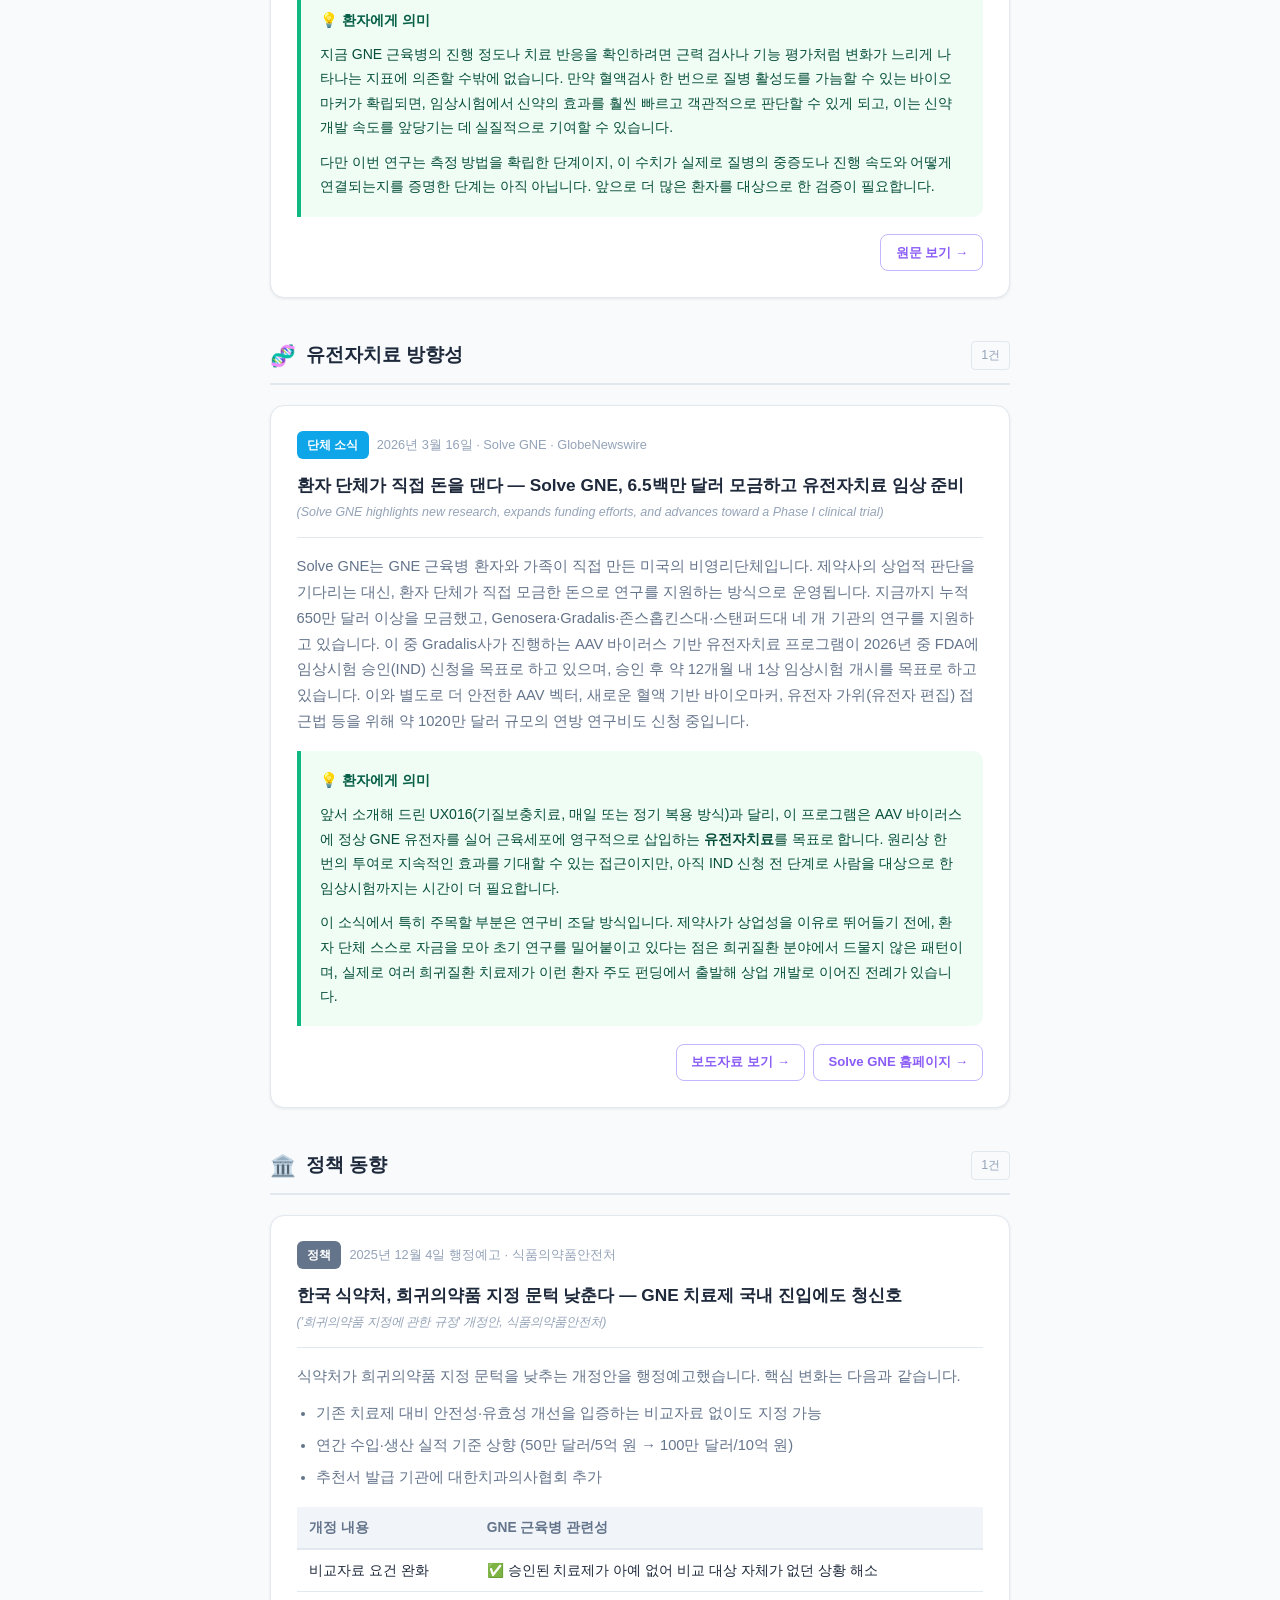
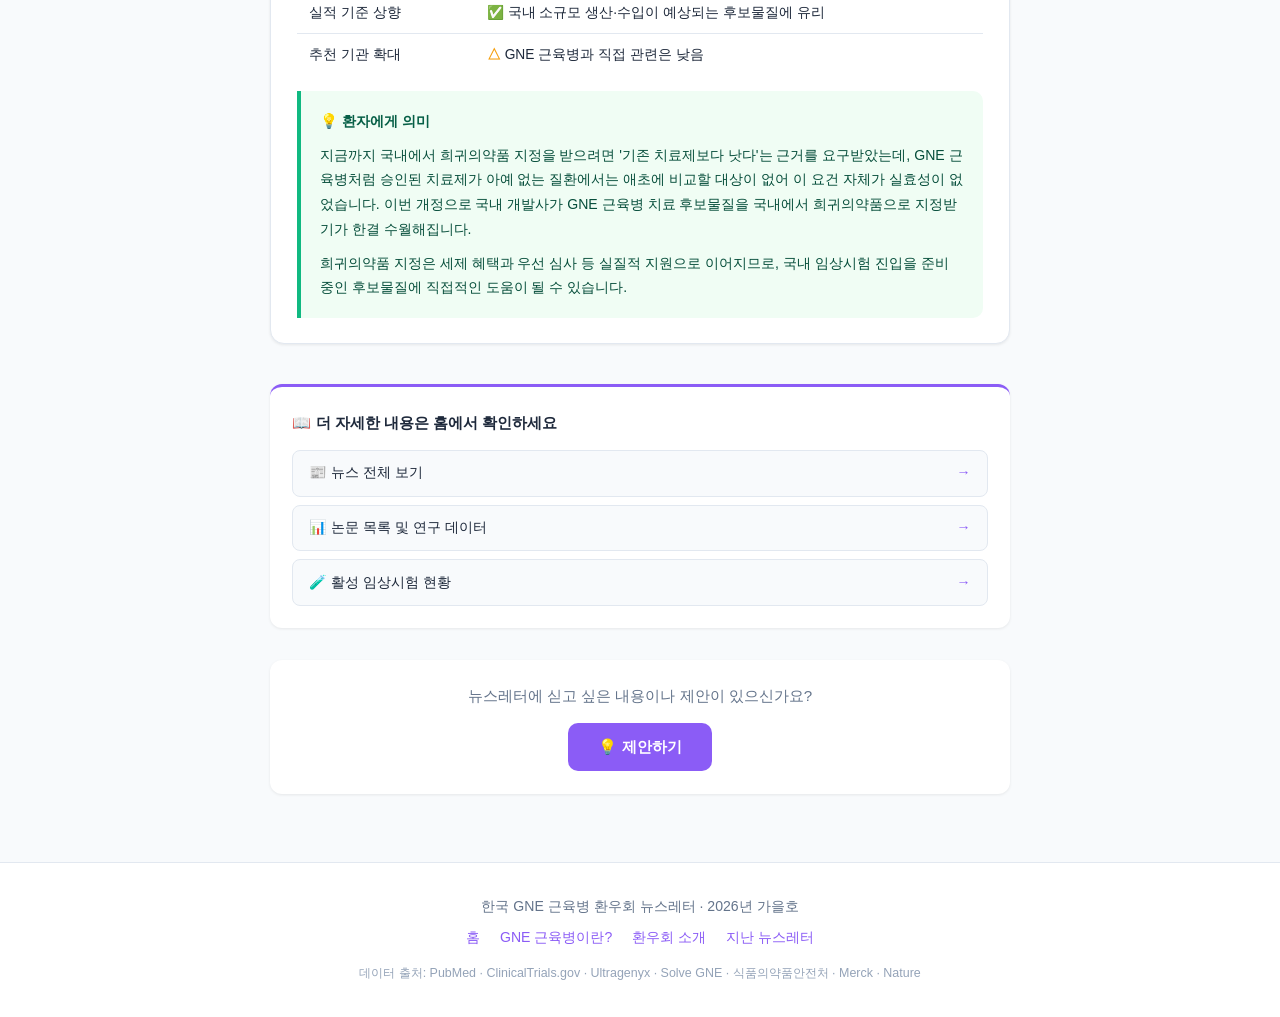
<file: newsletter_202609.html>
<!DOCTYPE html>
<html lang="ko">
<head>
  <meta charset="UTF-8">
  <meta name="viewport" content="width=device-width, initial-scale=1.0">
  <title>GNE 근육병 뉴스레터 — 2026년 가을호</title>
  <style>
    *, *::before, *::after { margin: 0; padding: 0; box-sizing: border-box; }

    :root {
      --primary: #8b5cf6;
      --primary-dark: #7c3aed;
      --secondary: #10b981;
      --danger: #ef4444;
      --warning: #f59e0b;
      --info: #3b82f6;
      --policy: #0ea5e9;
      --feature: #f59e0b;
      --bg-light: #f8fafc;
      --bg-card: #ffffff;
      --text-primary: #1e293b;
      --text-secondary: #64748b;
      --text-muted: #94a3b8;
      --border: #e2e8f0;
      --shadow: 0 1px 3px rgba(0,0,0,0.08);
      --shadow-lg: 0 8px 24px rgba(0,0,0,0.09);
    }

    body {
      font-family: -apple-system, BlinkMacSystemFont, "Segoe UI", Roboto, "Helvetica Neue", Arial, sans-serif;
      background: var(--bg-light);
      color: var(--text-primary);
      line-height: 1.7;
    }

    a { color: var(--primary); text-decoration: none; }
    a:hover { text-decoration: underline; }

    /* ── Header ── */
    .header {
      background: linear-gradient(135deg, var(--primary) 0%, var(--primary-dark) 100%);
      color: white; padding: 2.25rem 1rem; text-align: center;
      box-shadow: var(--shadow-lg);
    }
    .header h1 { font-size: 1.8rem; font-weight: 700; margin-bottom: 0.4rem; }
    .header .meta { font-size: 0.9rem; opacity: 0.85; margin-bottom: 0.5rem; }
    .header .issue-badge {
      display: inline-block;
      background: rgba(255,255,255,0.22);
      padding: 0.25rem 0.9rem;
      border-radius: 9999px;
      font-size: 0.82rem;
      margin-right: 0.4rem;
    }
    .header .launch-badge {
      display: inline-block;
      background: rgba(251,191,36,0.85);
      color: #1e293b;
      padding: 0.25rem 0.9rem;
      border-radius: 9999px;
      font-size: 0.82rem;
      font-weight: 700;
    }
    .header-nav {
      margin-top: 1rem;
      font-size: 0.84rem;
      opacity: 0.85;
    }
    .header-nav a { color: white; margin: 0 0.7rem; }
    .header-nav a:hover { opacity: 0.7; text-decoration: none; }

    /* ── Container ── */
    .container { max-width: 780px; margin: 0 auto; padding: 1.75rem 1.25rem; }

    /* ── 환우회 소식 ── */
    .community-news {
      background: linear-gradient(135deg, #ede9fe 0%, #ddd6fe 100%);
      border-radius: 16px; padding: 1.75rem;
      border-left: 5px solid var(--primary);
      box-shadow: var(--shadow-lg);
      margin-bottom: 2.25rem;
    }
    .community-news-badge {
      display: inline-block; background: var(--primary); color: white;
      padding: 0.35rem 0.85rem; border-radius: 9999px;
      font-weight: 600; font-size: 0.82rem; margin-bottom: 0.9rem;
    }
    .community-news-body {
      font-size: 0.95rem; color: var(--text-secondary); line-height: 1.75;
    }
    .community-news-body p + p { margin-top: 0.75rem; }

    /* ── 기획기사 ── */
    .feature-section { margin-bottom: 2.5rem; }
    .feature-card {
      background: linear-gradient(135deg, #fff7ed 0%, #ffedd5 100%);
      border-radius: 16px; padding: 1.85rem;
      border-left: 5px solid var(--feature);
      box-shadow: var(--shadow-lg);
    }
    .feature-badge {
      display: inline-block; background: var(--feature); color: white;
      padding: 0.35rem 0.85rem; border-radius: 9999px;
      font-weight: 600; font-size: 0.82rem; margin-bottom: 1rem;
    }
    .feature-title-ko {
      font-size: 1.22rem; font-weight: 700; color: #78350f;
      line-height: 1.4; margin-bottom: 0.35rem;
    }
    .feature-title-en {
      font-size: 0.8rem; color: #b45309; font-style: italic;
      margin-bottom: 1.3rem;
    }
    .feature-subhead {
      font-weight: 700; color: #78350f; font-size: 0.96rem;
      margin: 1.3rem 0 0.6rem;
    }
    .feature-body p {
      font-size: 0.92rem; color: #78350f; line-height: 1.8;
      margin-bottom: 0.85rem;
    }
    .feature-body ul { margin: 0.5rem 0 0.9rem 1.3rem; }
    .feature-body li {
      font-size: 0.9rem; color: #78350f; line-height: 1.75; margin-bottom: 0.4rem;
    }
    .feature-table {
      width: 100%; border-collapse: collapse;
      margin: 1rem 0 1.2rem; font-size: 0.82rem;
      background: rgba(255,255,255,0.55); border-radius: 8px; overflow: hidden;
    }
    .feature-table th {
      background: rgba(245,158,11,0.18); text-align: left;
      padding: 0.55rem 0.7rem; font-weight: 700; color: #78350f;
      border-bottom: 2px solid rgba(245,158,11,0.3);
    }
    .feature-table td {
      padding: 0.55rem 0.7rem; color: #78350f;
      border-bottom: 1px solid rgba(245,158,11,0.2);
      vertical-align: top;
    }
    .feature-table tr:last-child td { border-bottom: none; }
    .feature-meaning {
      background: rgba(255,255,255,0.6);
      border-left: 4px solid #b45309;
      padding: 1.1rem 1.2rem;
      border-radius: 0 10px 10px 0;
      margin-top: 1.2rem;
    }
    .feature-meaning-title {
      font-weight: 700; color: #78350f; margin-bottom: 0.6rem; font-size: 0.9rem;
    }
    .feature-meaning p { color: #78350f; font-size: 0.9rem; line-height: 1.8; margin-bottom: 0.6rem; }
    .feature-refs {
      margin-top: 1.3rem; padding-top: 1rem;
      border-top: 1px solid rgba(245,158,11,0.3);
      font-size: 0.78rem; color: #92400e; line-height: 1.9;
    }
    .feature-refs div { margin-bottom: 0.25rem; }
    .feature-refs a { color: #b45309; }

    /* ── Section ── */
    .section { margin-bottom: 2.5rem; }
    .section-header {
      display: flex; align-items: center; gap: 0.6rem;
      margin-bottom: 1.25rem; padding-bottom: 0.6rem;
      border-bottom: 2.5px solid var(--border);
    }
    .section-icon { font-size: 1.3rem; }
    .section-title { font-size: 1.2rem; font-weight: 700; color: var(--text-primary); }
    .section-count {
      margin-left: auto; font-size: 0.78rem;
      background: var(--bg-light); color: var(--text-muted);
      padding: 0.2rem 0.55rem; border-radius: 4px;
      border: 1px solid var(--border);
    }

    /* ── Article Card ── */
    .article-card {
      background: var(--bg-card); border-radius: 14px;
      padding: 1.6rem; box-shadow: var(--shadow);
      margin-bottom: 1.25rem;
      border: 1px solid var(--border);
      transition: box-shadow 0.18s;
    }
    .article-card:hover { box-shadow: var(--shadow-lg); }

    .card-meta {
      display: flex; align-items: center; gap: 0.5rem;
      margin-bottom: 0.9rem; flex-wrap: wrap;
    }
    .card-source-badge {
      display: inline-block;
      padding: 0.22rem 0.65rem; border-radius: 6px;
      font-size: 0.75rem; font-weight: 600; color: white;
    }
    .badge-news { background: #0ea5e9; }
    .badge-paper { background: #8b5cf6; }
    .badge-policy { background: #64748b; }
    .card-date { font-size: 0.8rem; color: var(--text-muted); }

    .card-title-ko {
      font-size: 1.08rem; font-weight: 700; color: var(--text-primary);
      line-height: 1.45; margin-bottom: 0.35rem;
    }
    .card-title-en {
      font-size: 0.78rem; color: var(--text-muted);
      margin-bottom: 1rem; line-height: 1.4;
      font-style: italic;
    }

    .card-divider {
      border: none; border-top: 1px solid var(--border);
      margin: 1rem 0;
    }

    .card-summary {
      font-size: 0.92rem; color: var(--text-secondary); line-height: 1.75;
    }

    /* ── 환자에게 의미 ── */
    .patient-meaning {
      background: #f0fdf4;
      border-left: 4px solid var(--secondary);
      padding: 1.1rem 1.2rem;
      border-radius: 0 10px 10px 0;
      margin-top: 1rem;
    }
    .patient-meaning-title {
      font-weight: 700; color: #065f46;
      margin-bottom: 0.6rem; font-size: 0.9rem;
    }
    .patient-meaning-content {
      color: #064e3b; font-size: 0.88rem; line-height: 1.75;
    }
    .patient-meaning-content p + p { margin-top: 0.6rem; }

    /* ── 원문 링크 ── */
    .card-link-row {
      display: flex; justify-content: flex-end;
      margin-top: 1.1rem; flex-wrap: wrap; gap: 0.5rem;
    }
    .card-link {
      display: inline-flex; align-items: center; gap: 0.3rem;
      font-size: 0.82rem; font-weight: 600;
      color: var(--primary);
      padding: 0.4rem 0.9rem;
      border: 1.5px solid #c4b5fd;
      border-radius: 8px;
      transition: background 0.15s;
    }
    .card-link:hover {
      background: #ede9fe; text-decoration: none;
    }

    /* ── 정책 동향 특별 스타일 ── */
    .policy-intro {
      background: #f0f9ff;
      border-left: 4px solid var(--policy);
      padding: 1rem 1.2rem;
      border-radius: 0 10px 10px 0;
      margin-bottom: 1.25rem;
      font-size: 0.92rem; color: #0c4a6e; line-height: 1.7;
    }

    .policy-table {
      width: 100%; border-collapse: collapse;
      margin: 1rem 0; font-size: 0.86rem;
    }
    .policy-table th {
      background: #f1f5f9; text-align: left;
      padding: 0.55rem 0.8rem; font-weight: 600;
      border-bottom: 2px solid var(--border);
      color: var(--text-secondary);
    }
    .policy-table td {
      padding: 0.55rem 0.8rem;
      border-bottom: 1px solid var(--border);
      vertical-align: top;
    }
    .policy-table tr:last-child td { border-bottom: none; }
    .check-yes { color: #10b981; font-weight: 700; }
    .check-mid { color: #f59e0b; font-weight: 700; }

    .policy-highlight {
      background: linear-gradient(135deg, #fef9c3 0%, #fef08a 100%);
      border-radius: 10px; padding: 1rem 1.2rem;
      margin-top: 1rem;
      font-size: 0.88rem; color: #713f12; line-height: 1.7;
      border-left: 4px solid #f59e0b;
    }
    .policy-highlight strong { color: #92400e; }

    /* ── 홈 링크 ── */
    .more-section {
      background: var(--bg-card); border-radius: 12px;
      padding: 1.4rem; box-shadow: var(--shadow);
      margin-bottom: 2rem; border-top: 3px solid var(--primary);
    }
    .more-section-title {
      font-size: 0.95rem; font-weight: 700; color: var(--text-primary);
      margin-bottom: 0.9rem;
    }
    .more-links { display: flex; flex-direction: column; gap: 0.5rem; }
    .more-link-item {
      display: flex; align-items: center; justify-content: space-between;
      padding: 0.65rem 1rem;
      background: var(--bg-light); border-radius: 8px;
      font-size: 0.88rem; color: var(--text-primary);
      border: 1px solid var(--border);
      transition: background 0.15s;
    }
    .more-link-item:hover { background: #ede9fe; border-color: #c4b5fd; text-decoration: none; }
    .more-link-arrow { color: var(--primary); font-weight: 700; }

    /* ── Feedback ── */
    .feedback-section {
      background: var(--bg-card); border-radius: 12px;
      padding: 1.4rem; text-align: center;
      box-shadow: var(--shadow);
    }
    .feedback-title { font-size: 0.95rem; color: var(--text-secondary); margin-bottom: 0.9rem; }
    .feedback-suggest-btn {
      display: inline-block;
      background: var(--primary); color: white;
      padding: 0.7rem 1.9rem; border-radius: 10px;
      font-size: 0.95rem; font-weight: 600;
      transition: background 0.18s, transform 0.18s;
    }
    .feedback-suggest-btn:hover {
      background: var(--primary-dark); transform: translateY(-2px); text-decoration: none;
    }

    /* ── Footer ── */
    .footer {
      background: var(--bg-card); border-top: 1px solid var(--border);
      padding: 2rem 1rem; text-align: center;
      margin-top: 2.5rem; color: var(--text-secondary); font-size: 0.88rem;
    }
    .footer a { color: var(--primary); margin: 0 0.5rem; }
    .footer .sources {
      font-size: 0.78rem; color: var(--text-muted);
      margin-top: 0.75rem; line-height: 1.8;
    }

    /* ── Mobile ── */
    @media (max-width: 640px) {
      .header h1 { font-size: 1.35rem; }
      .container { padding: 1.1rem; }
      .article-card { padding: 1.25rem; }
      .card-title-ko { font-size: 1rem; }
      .policy-table, .feature-table { font-size: 0.78rem; }
      .policy-table th, .policy-table td,
      .feature-table th, .feature-table td { padding: 0.45rem 0.5rem; }
      .feature-card { padding: 1.3rem; }
    }
  </style>
</head>
<body>

<div class="header">
  <h1>📬 GNE 근육병 뉴스레터</h1>
  <div class="meta">한국 GNE 근육병 환우회 · 연구·임상·환우 소식 계절 요약</div>
  <div style="margin-top:0.6rem">
    <span class="issue-badge">2026년 가을호</span>
    <span class="launch-badge">🍂 계절호로 새 출발</span>
  </div>
  <div class="header-nav">
    <a href="index.html">홈</a>
    <a href="about.html">GNE 근육병이란?</a>
    <a href="community.html">환우회 소개</a>
    <a href="archive.html">지난 뉴스레터</a>
  </div>
</div>

<div class="container">

  <!-- ══ 환우회 소식 ══ -->
  <div class="community-news">
    <div class="community-news-badge">🏠 환우회 소식</div>
    <div class="community-news-body">
      <p>
        <strong>📅 계절호로 전환</strong> — 지난 6월 창간호 이후 발행이 뜸했습니다. 매달 발행해 보니 실제로 새로운 소식이 쌓이는 속도보다 발행 주기가 빨라, 소식이 적은 달에는 내용을 억지로 채우게 되는 문제가 있었습니다. 그래서 앞으로는 <strong>봄·여름·가을·겨울, 1년 4회 계절 단위</strong>로 발행 주기를 바꿉니다. 대신 그만큼 한 호에 담기는 소식은 더 풍부해집니다.
      </p>
      <p>
        <strong>📖 기획기사 코너 신설</strong> — 이번 호부터 새 코너를 시작합니다. 논문 목록의 한 줄 요약과는 별개로, 매 호 하나의 주제를 깊이 있게 풀어 "치료제가 언제 나오나"라는 막연한 기다림을 넘어 과학이 실제 어디까지 왔는지 판단할 수 있는 기준을 드리려 합니다. 첫 편은 최근 화제가 된 mRNA 암 치료 뉴스가 GNE 근육병과 어떤 관련이 있는지 다뤘습니다.
      </p>
    </div>
  </div>

  <!-- ══ 기획기사 ══ -->
  <div class="feature-section">
    <div class="feature-card">
      <div class="feature-badge">📖 기획기사</div>
      <div class="feature-title-ko">mRNA, 암 치료를 넘어 근육병까지 갈 수 있을까 — 지금 어디까지 왔고 무엇이 남았나</div>
      <div class="feature-title-en">(mRNA therapeutics beyond cancer: where the platform stands for muscle disease)</div>

      <div class="feature-body">
        <div class="feature-subhead">계기</div>
        <p>2026년 8월, 모더나와 머크가 함께 개발한 개인 맞춤형 mRNA 암 백신(intismeran autogene, 코드명 mRNA-4157/V940)이 키트루다와 병용한 3상 임상시험(INTerpath-001)에서 흑색종 환자의 재발·전이를 유의미하게 줄였다는 결과가 나오며 화제가 됐습니다. mRNA 기반 개인맞춤 암치료제로는 처음 나온 3상 성공 사례입니다. 환자 본인 종양의 돌연변이 정보를 분석해 그 사람만을 위한 백신을 맞춤 제작한다는 개념 자체가 새로운 이정표로 받아들여지고 있습니다. 이 소식을 접하고 "이 기술이 GNE 근육병 같은 희귀병에도 적용될 수 있지 않을까"라는 질문을 떠올리는 것은 자연스럽습니다. 결론부터 말하면 방향은 맞지만, 이 암 백신과 똑같은 방식이 그대로 넘어오는 것은 아닙니다.</p>

        <div class="feature-subhead">같은 재료, 다른 용도</div>
        <p>모더나·머크의 암 백신은 <strong>면역치료</strong>입니다. 환자 종양에만 있는 변이 단백질(신생항원) 정보를 mRNA에 담아 주입하면, 몸이 그 정보를 읽고 "이런 모양의 암세포를 공격하라"고 면역세포를 훈련시키는 방식입니다. 즉 mRNA는 면역계에 보내는 지령서 역할을 합니다.</p>
        <p>반면 GNE 근육병에 필요한 건 <strong>단백질 대체치료</strong>입니다. GNE 근육병은 시알산을 만드는 효소(GNE 단백질)에 문제가 생겨 발병합니다. 여기에 mRNA를 쓴다면 "암세포를 공격하라"는 지령이 아니라, 세포에게 "정상 GNE 효소를 직접 만들어라"는 설계도를 전달하는 방식이 됩니다. 같은 mRNA-지질나노입자(LNP) 기술이지만, 목적이 완전히 다릅니다.</p>

        <div class="feature-subhead">단백질 대체 mRNA는 이미 희귀 대사질환에서 시도되고 있다</div>
        <p>중요한 건, 이 "단백질 대체용 mRNA"가 공상이 아니라는 점입니다. 이미 여러 희귀 대사질환에서 임상 또는 전임상 단계로 진행 중입니다.</p>
        <ul>
          <li>모더나의 mRNA-3927 — 프로피온산혈증(propionic acidemia) 환자에게 부족한 효소를 mRNA로 코딩해 전달하는 치료제, 임상시험 진행 중</li>
          <li>2026년 4월 발표된 고셔병(Gaucher disease) mRNA 치료 마우스 연구 — 역시 결핍 효소를 mRNA로 보충하는 접근</li>
          <li>학계에서도 올해 Nature Reviews Drug Discovery가 "mRNA 치료제 2.0" 특집을 낼 만큼, 백신·면역치료를 넘어 희귀 대사질환으로 응용 범위가 넓어지는 흐름이 뚜렷합니다</li>
        </ul>
        <p>즉 "mRNA가 암을 넘어 희귀질환까지 간다"는 방향성 자체는 이미 진행 중인 사실입니다. 문제는 이 흐름이 GNE 근육병에도 곧바로 적용되느냐입니다.</p>

        <div class="feature-subhead">근육병 앞의 진짜 장벽: 어디로 배달할 것인가</div>
        <p>지금 임상 단계까지 간 mRNA 희귀병 치료제들은 거의 예외 없이 <strong>간(liver)</strong>을 타깃으로 합니다. 정맥주사로 넣은 지질나노입자(LNP)는 별다른 조작을 하지 않으면 자연스럽게 간에 모이도록 설계돼 있고, 이 성질을 오히려 활용한 것이 지금까지의 성공 사례들입니다.</p>
        <p>문제는 GNE 근육병에서 문제가 생기는 곳이 간이 아니라 <strong>근육</strong>이라는 점입니다. LNP를 근육 세포로 정확히 보내는 기술("근육 표적 LNP")은 아직 임상시험이 아니라 <strong>마우스 실험 단계</strong>에 머물러 있습니다. 2026년 7월 발표된 연구에서는 근육을 표적하도록 개량한 LNP(SORT LNP)로 유전자가위(Cas9) mRNA를 근이영양증 마우스의 근육에 전달해 결손 단백질(텔레토닌)의 발현을 40% 회복시켰다는 결과가 나왔지만, 이는 사람 대상 시험이 아니라 동물 실험 결과입니다.</p>
        <p>더해서 짚어야 할 지점이 하나 더 있습니다. 리소좀 축적질환(예: 고셔병, 파브리병)에 쓰이는 효소대체요법은 간에서 만든 효소가 혈액을 타고 다른 장기 세포에 흡수되는 "교차 보정(cross-correction)"이 가능한 경우가 많습니다. 하지만 GNE 효소가 이런 방식으로 세포 밖에서 다른 세포로 흡수되어 정상 기능을 할 수 있는지는 확인되지 않았습니다. 만약 안 된다면, 간이 아니라 근육 세포 안에서 직접 GNE 단백질이 만들어져야 효과가 있다는 뜻이 되고, 이는 앞서 말한 "근육 표적 전달"이라는 난제를 반드시 넘어야 한다는 의미입니다.</p>

        <div class="feature-subhead">지금 진행 중인 GNE 치료 후보들과 비교하면</div>
        <table class="feature-table">
          <tr>
            <th>접근법</th>
            <th>방식</th>
            <th>현재 단계</th>
            <th>근육 전달 문제</th>
          </tr>
          <tr>
            <td>기질보충치료 (UX016)</td>
            <td>시알산 전구체를 약물로 직접 공급</td>
            <td>최초 인체 임상시험 등록<br>(NCT07511556)</td>
            <td>해당 없음 (전신 순환으로 공급)</td>
          </tr>
          <tr>
            <td>유전자치료 (AAV, Solve GNE/Gradalis)</td>
            <td>정상 GNE 유전자를 AAV 바이러스에 실어 근육세포에 영구 삽입</td>
            <td>IND 신청 준비, Phase I 목표</td>
            <td>AAV는 이미 근육 형질도입 능력이 검증된 전달체</td>
          </tr>
          <tr>
            <td>mRNA 단백질대체치료</td>
            <td>mRNA로 정상 GNE 단백질을 세포가 직접 만들게 함 (일시적, 반복 투여 필요)</td>
            <td><strong>GNE 근육병 대상 임상·전임상 사례 없음</strong></td>
            <td>근육 표적 LNP 기술이 마우스 단계</td>
          </tr>
        </table>
        <p>이렇게 나란히 놓고 보면, mRNA 접근법은 세 가지 트랙 중 GNE 근육병에서는 가장 뒤처져 있는 트랙입니다. 아직 이 병을 대상으로 한 임상시험도, 전임상 발표도 없습니다.</p>
      </div>

      <div class="feature-meaning">
        <div class="feature-meaning-title">💡 환자에게 의미</div>
        <p>"mRNA가 암을 치료하기 시작했으니 우리 병도 곧 치료된다"는 기대는 절반만 맞는 이야기입니다. mRNA라는 플랫폼 자체의 제조·규제 경로가 성숙해지고 있다는 것은 사실이고, 이는 장기적으로 GNE 근육병에도 도움이 될 좋은 신호입니다. 하지만 암 백신에 쓰인 것과 같은 방식이 그대로 넘어오는 게 아니라, 완전히 다른 응용(단백질 대체)과 아직 해결되지 않은 전달 기술(근육 표적)이라는 두 단계를 더 거쳐야 합니다.</p>
        <p>지금 시점에서 가장 정직한 표현은 "mRNA는 GNE 근육병의 미래 치료 후보군에 이름을 올릴 만한 기술이지만, 아직 대기 명단에도 들지 못한 상태"라는 것입니다. 반면 기질보충치료(UX016)와 유전자치료(AAV)는 이미 사람을 대상으로 한 임상 또는 임상 준비 단계에 들어가 있습니다. 여러 트랙이 서로 다른 속도로 진행되고 있다는 사실을 알고 있으면, 특정 기술 하나의 뉴스에 일희일비하지 않고 전체 그림 속에서 균형 잡힌 기대를 가질 수 있습니다.</p>
      </div>

      <div class="feature-refs">
        <div>📎 참고 자료</div>
        <div>· <a href="https://www.merck.com/news/merck-and-moderna-announce-phase-3-interpath-001-trial-of-intismeran-autogene-plus-keytruda-met-endpoints-of-recurrence-free-survival-rfs-and-distant-metastasis-free-survival-dmfs-in-patient/" target="_blank">Merck·모더나 INTerpath-001 3상 결과 발표</a> (2026년 8월)</div>
        <div>· <a href="https://clinicaltrials.gov/study/NCT04159103" target="_blank">mRNA-3927 프로피온산혈증 임상시험, ClinicalTrials.gov (NCT04159103)</a></div>
        <div>· <a href="https://gaucherdiseasenews.com/2026/04/13/new-mrna-therapy-aims-restore-missing-enzyme-gaucher/" target="_blank">고셔병 mRNA 치료 마우스 연구 보도</a> (2026년 4월)</div>
        <div>· <a href="https://www.cell.com/molecular-therapy-family/molecular-therapy/fulltext/S1525-0016(26)00195-4" target="_blank">SORT LNP 근육 표적 Cas9 mRNA 전달 연구, Molecular Therapy</a> (2026년 7월)</div>
        <div>· <a href="https://www.nature.com/articles/s41573-026-01459-7" target="_blank">Nature Reviews Drug Discovery, "Towards mRNA therapeutics 2.0"</a> (2026)</div>
      </div>
    </div>
  </div>

  <!-- ══ 섹션 1: GNE 직접 소식 ══ -->
  <div class="section">
    <div class="section-header">
      <span class="section-icon">🔬</span>
      <span class="section-title">GNE 직접 소식</span>
      <span class="section-count">3건</span>
    </div>

    <!-- 카드 1: UX016 임상 등록 -->
    <div class="article-card">
      <div class="card-meta">
        <span class="card-source-badge badge-news">임상 소식</span>
        <span class="card-date">2026년 9월 13일 · TipRanks · Ultragenyx</span>
      </div>
      <div class="card-title-ko">UX016, 정식 임상시험 등록번호를 받았다 — 이제 직접 추적할 수 있습니다</div>
      <div class="card-title-en">(First-in-human study of UX016 in GNEM officially registered on ClinicalTrials.gov)</div>

      <hr class="card-divider">

      <div class="card-summary">
        지난 6월호에서 Ultragenyx의 시알산 전구약물 UX016이 FDA로부터 임상시험 승인(IND clearance)을 받았다는 소식을 전해드렸습니다. 이번에는 그 다음 단계입니다 — 실제 임상시험이 <strong>NCT07511556</strong>이라는 정식 등록번호로 ClinicalTrials.gov에 등록되었습니다. 계획대로 18~55세 성인 약 24명을 대상으로 한 1/2상 시험으로, 두 가지 용량을 위약과 3:1 비율로 비교하며 첫 12주는 약동학과 근육 전달률을, 이후 48주까지는 상·하지 근력과 환자보고결과 등 실제 기능 지표를 추적합니다.
      </div>

      <div class="patient-meaning">
        <div class="patient-meaning-title">💡 환자에게 의미</div>
        <div class="patient-meaning-content">
          <p>가장 실질적인 변화는 "계획"이 "등록된 시험"이 되었다는 점입니다. 이제 환자와 보호자가 직접 clinicaltrials.gov에서 NCT07511556을 검색해 임상시험 세부 정보를 확인할 수 있습니다. 이번 임상시험 비용은 제약사 단독 부담이 아니라 환자 단체가 함께 자금을 지원하는 방식으로, 이 점도 계속 관심 있게 지켜볼 부분입니다.</p>
        </div>
      </div>

      <div class="card-link-row">
        <a href="https://clinicaltrials.gov/study/NCT07511556" target="_blank" class="card-link">ClinicalTrials.gov 보기 →</a>
        <a href="https://www.ultragenyx.com/our-research/pipeline/ux016-for-gnem/" target="_blank" class="card-link">Ultragenyx 파이프라인 →</a>
      </div>
    </div>

    <!-- 카드 2: 인트론 변이 진단 -->
    <div class="article-card">
      <div class="card-meta">
        <span class="card-source-badge badge-paper">논문</span>
        <span class="card-date">2026년 6월 10일 · Human Genome Variation (Nature 포트폴리오)</span>
      </div>
      <div class="card-title-ko">인트론 변이도 정밀 시퀀싱으로 잡아낸다 — 유전자 검사 사각지대 좁히는 새 진단법</div>
      <div class="card-title-en">(Integrated targeted whole-genome and RNA-sequencing analysis of an intronic GNE variant in GNE myopathy)</div>

      <hr class="card-divider">

      <div class="card-summary">
        GNE 근육병은 GNE 유전자 두 카피(양쪽 부모에게서 하나씩 물려받은) 모두에 변이가 있어야 발병하는 열성 유전병입니다. 문제는 표준 유전자 검사(엑솜 시퀀싱)가 단백질을 만드는 부분(엑손)만 집중적으로 들여다보기 때문에, 단백질을 직접 만들지 않는 부분(인트론)에 있는 변이는 놓치기 쉽다는 점입니다. 일본 연구팀은 형제 두 명의 GNE 근육병 환자 사례를 분석했는데, 이들은 한쪽 변이(V603L, 이미 알려진 변이)만 확인되고 나머지 한쪽 원인을 찾지 못해 완전히 확진되지 못한 상태였습니다. 표적 전장유전체 시퀀싱과 근육 조직·혈액에서 추출한 RNA 시퀀싱을 함께 분석한 결과, 지금까지 알려지지 않았던 인트론 부위의 변이(c.1163+5G&gt;T)가 정상적인 RNA 스플라이싱(이어붙이기)을 방해해 기능하지 못하는 단백질을 만든다는 사실을 확인했고, 실제로 근육 내 시알산 생성이 줄어든 것도 함께 확인했습니다.
      </div>

      <div class="patient-meaning">
        <div class="patient-meaning-title">💡 환자에게 의미</div>
        <div class="patient-meaning-content">
          <p>임상 증상은 GNE 근육병이 확실해 보이는데 유전자 검사에서 변이가 한쪽만 발견되거나 전혀 발견되지 않아 확진을 받지 못하는 분들이 있습니다. 이 연구는 그런 미확진 사례 중 일부가 실제로는 표준 검사가 들여다보지 않는 인트론 부위에 두 번째 원인이 숨어 있을 가능성을 보여줍니다.</p>
          <p>특히 이번 연구에서는 근육 생검 없이 혈액만으로도 스플라이싱 이상을 확인할 수 있음을 보여, 향후 진단 접근성을 높일 실마리가 됩니다. 확진은 임상시험 참여의 첫 관문이기 때문에, 이런 정밀 진단법이 널리 쓰이면 지금까지 미확진 상태였던 분들도 확진을 받고 임상시험 참여 기회를 얻을 수 있게 될 수 있습니다.</p>
        </div>
      </div>

      <div class="card-link-row">
        <a href="https://pubmed.ncbi.nlm.nih.gov/42265081/" target="_blank" class="card-link">원문 보기 →</a>
      </div>
    </div>

    <!-- 카드 3: BMP 바이오마커 -->
    <div class="article-card">
      <div class="card-meta">
        <span class="card-source-badge badge-paper">논문</span>
        <span class="card-date">2026년 7월 25일 · Clinica Chimica Acta</span>
      </div>
      <div class="card-title-ko">혈액 한 방울로 알 수 있을까 — GNE 근육병 첫 순환 바이오마커 개발</div>
      <div class="card-title-en">(Bis(monoacylglycero)phosphate (BMP) as a circulating biomarker of lysosomal dysfunction in GNE myopathy)</div>

      <hr class="card-divider">

      <div class="card-summary">
        연구팀은 이전 연구에서 지질(脂質) 성분을 폭넓게 분석하는 기법(지질체학)으로 GNE 근육병 환자의 혈청을 건강한 사람과 비교했을 때, 특정 지질 하나가 환자군에서 뚜렷이 높게 나타나는 것을 발견했습니다. 이번 연구는 그 정체를 정확히 규명하는 후속 작업입니다. 질량분석 데이터를 정밀 분석한 결과 이 물질이 BMP(18:1_18:1)라는 지질로 확인되었고, 연구팀은 이 물질을 화학적으로 직접 합성해 표준물질을 만든 뒤, 이를 이용해 혈청 속 BMP 농도를 정확하고 재현성 있게 측정할 수 있는 분석법을 확립했습니다.
      </div>

      <div class="patient-meaning">
        <div class="patient-meaning-title">💡 환자에게 의미</div>
        <div class="patient-meaning-content">
          <p>지금 GNE 근육병의 진행 정도나 치료 반응을 확인하려면 근력 검사나 기능 평가처럼 변화가 느리게 나타나는 지표에 의존할 수밖에 없습니다. 만약 혈액검사 한 번으로 질병 활성도를 가늠할 수 있는 바이오마커가 확립되면, 임상시험에서 신약의 효과를 훨씬 빠르고 객관적으로 판단할 수 있게 되고, 이는 신약 개발 속도를 앞당기는 데 실질적으로 기여할 수 있습니다.</p>
          <p>다만 이번 연구는 측정 방법을 확립한 단계이지, 이 수치가 실제로 질병의 중증도나 진행 속도와 어떻게 연결되는지를 증명한 단계는 아직 아닙니다. 앞으로 더 많은 환자를 대상으로 한 검증이 필요합니다.</p>
        </div>
      </div>

      <div class="card-link-row">
        <a href="https://pubmed.ncbi.nlm.nih.gov/42501775/" target="_blank" class="card-link">원문 보기 →</a>
      </div>
    </div>
  </div>

  <!-- ══ 섹션 2: 유전자치료 방향성 ══ -->
  <div class="section">
    <div class="section-header">
      <span class="section-icon">🧬</span>
      <span class="section-title">유전자치료 방향성</span>
      <span class="section-count">1건</span>
    </div>

    <div class="article-card">
      <div class="card-meta">
        <span class="card-source-badge badge-news">단체 소식</span>
        <span class="card-date">2026년 3월 16일 · Solve GNE · GlobeNewswire</span>
      </div>
      <div class="card-title-ko">환자 단체가 직접 돈을 댄다 — Solve GNE, 6.5백만 달러 모금하고 유전자치료 임상 준비</div>
      <div class="card-title-en">(Solve GNE highlights new research, expands funding efforts, and advances toward a Phase I clinical trial)</div>

      <hr class="card-divider">

      <div class="card-summary">
        Solve GNE는 GNE 근육병 환자와 가족이 직접 만든 미국의 비영리단체입니다. 제약사의 상업적 판단을 기다리는 대신, 환자 단체가 직접 모금한 돈으로 연구를 지원하는 방식으로 운영됩니다. 지금까지 누적 650만 달러 이상을 모금했고, Genosera·Gradalis·존스홉킨스대·스탠퍼드대 네 개 기관의 연구를 지원하고 있습니다. 이 중 Gradalis사가 진행하는 AAV 바이러스 기반 유전자치료 프로그램이 2026년 중 FDA에 임상시험 승인(IND) 신청을 목표로 하고 있으며, 승인 후 약 12개월 내 1상 임상시험 개시를 목표로 하고 있습니다. 이와 별도로 더 안전한 AAV 벡터, 새로운 혈액 기반 바이오마커, 유전자 가위(유전자 편집) 접근법 등을 위해 약 1020만 달러 규모의 연방 연구비도 신청 중입니다.
      </div>

      <div class="patient-meaning">
        <div class="patient-meaning-title">💡 환자에게 의미</div>
        <div class="patient-meaning-content">
          <p>앞서 소개해 드린 UX016(기질보충치료, 매일 또는 정기 복용 방식)과 달리, 이 프로그램은 AAV 바이러스에 정상 GNE 유전자를 실어 근육세포에 영구적으로 삽입하는 <strong>유전자치료</strong>를 목표로 합니다. 원리상 한 번의 투여로 지속적인 효과를 기대할 수 있는 접근이지만, 아직 IND 신청 전 단계로 사람을 대상으로 한 임상시험까지는 시간이 더 필요합니다.</p>
          <p>이 소식에서 특히 주목할 부분은 연구비 조달 방식입니다. 제약사가 상업성을 이유로 뛰어들기 전에, 환자 단체 스스로 자금을 모아 초기 연구를 밀어붙이고 있다는 점은 희귀질환 분야에서 드물지 않은 패턴이며, 실제로 여러 희귀질환 치료제가 이런 환자 주도 펀딩에서 출발해 상업 개발로 이어진 전례가 있습니다.</p>
        </div>
      </div>

      <div class="card-link-row">
        <a href="https://www.globenewswire.com/news-release/2026/03/16/3256342/0/en/Solve-GNE-Highlights-New-Research-Expands-Funding-Efforts-and-Advances-Toward-a-Phase-I-Clinical-Trial-for-GNE-Myopathy.html" target="_blank" class="card-link">보도자료 보기 →</a>
        <a href="https://solvegne.org/" target="_blank" class="card-link">Solve GNE 홈페이지 →</a>
      </div>
    </div>
  </div>

  <!-- ══ 섹션 3: 정책 동향 ══ -->
  <div class="section">
    <div class="section-header">
      <span class="section-icon">🏛️</span>
      <span class="section-title">정책 동향</span>
      <span class="section-count">1건</span>
    </div>

    <div class="article-card">
      <div class="card-meta">
        <span class="card-source-badge badge-policy">정책</span>
        <span class="card-date">2025년 12월 4일 행정예고 · 식품의약품안전처</span>
      </div>
      <div class="card-title-ko">한국 식약처, 희귀의약품 지정 문턱 낮춘다 — GNE 치료제 국내 진입에도 청신호</div>
      <div class="card-title-en">('희귀의약품 지정에 관한 규정' 개정안, 식품의약품안전처)</div>

      <hr class="card-divider">

      <div class="card-summary">
        식약처가 희귀의약품 지정 문턱을 낮추는 개정안을 행정예고했습니다. 핵심 변화는 다음과 같습니다.
        <ul style="margin:0.7rem 0 0 1.2rem;">
          <li style="margin-bottom:0.4rem;">기존 치료제 대비 안전성·유효성 개선을 입증하는 비교자료 없이도 지정 가능</li>
          <li style="margin-bottom:0.4rem;">연간 수입·생산 실적 기준 상향 (50만 달러/5억 원 → 100만 달러/10억 원)</li>
          <li>추천서 발급 기관에 대한치과의사협회 추가</li>
        </ul>
      </div>

      <table class="policy-table">
        <tr>
          <th>개정 내용</th>
          <th>GNE 근육병 관련성</th>
        </tr>
        <tr>
          <td>비교자료 요건 완화</td>
          <td><span class="check-yes">✅</span> 승인된 치료제가 아예 없어 비교 대상 자체가 없던 상황 해소</td>
        </tr>
        <tr>
          <td>실적 기준 상향</td>
          <td><span class="check-yes">✅</span> 국내 소규모 생산·수입이 예상되는 후보물질에 유리</td>
        </tr>
        <tr>
          <td>추천 기관 확대</td>
          <td><span class="check-mid">△</span> GNE 근육병과 직접 관련은 낮음</td>
        </tr>
      </table>

      <div class="patient-meaning">
        <div class="patient-meaning-title">💡 환자에게 의미</div>
        <div class="patient-meaning-content">
          <p>지금까지 국내에서 희귀의약품 지정을 받으려면 '기존 치료제보다 낫다'는 근거를 요구받았는데, GNE 근육병처럼 승인된 치료제가 아예 없는 질환에서는 애초에 비교할 대상이 없어 이 요건 자체가 실효성이 없었습니다. 이번 개정으로 국내 개발사가 GNE 근육병 치료 후보물질을 국내에서 희귀의약품으로 지정받기가 한결 수월해집니다.</p>
          <p>희귀의약품 지정은 세제 혜택과 우선 심사 등 실질적 지원으로 이어지므로, 국내 임상시험 진입을 준비 중인 후보물질에 직접적인 도움이 될 수 있습니다.</p>
        </div>
      </div>
    </div>
  </div>

  <!-- ══ 더 자세한 내용은 홈에서 ══ -->
  <div class="more-section">
    <div class="more-section-title">📖 더 자세한 내용은 홈에서 확인하세요</div>
    <div class="more-links">
      <a href="index.html#news-section" class="more-link-item">
        <span>📰 뉴스 전체 보기</span>
        <span class="more-link-arrow">→</span>
      </a>
      <a href="index.html#data-section" class="more-link-item">
        <span>📊 논문 목록 및 연구 데이터</span>
        <span class="more-link-arrow">→</span>
      </a>
      <a href="index.html#clinical-section" class="more-link-item">
        <span>🧪 활성 임상시험 현황</span>
        <span class="more-link-arrow">→</span>
      </a>
    </div>
  </div>

  <!-- ── 제안 ── -->
  <div class="feedback-section">
    <div class="feedback-title">뉴스레터에 싣고 싶은 내용이나 제안이 있으신가요?</div>
    <a href="#" class="feedback-suggest-btn">💡 제안하기</a>
  </div>

</div>

<div class="footer">
  <p>한국 GNE 근육병 환우회 뉴스레터 · 2026년 가을호</p>
  <p style="margin-top:0.5rem">
    <a href="index.html">홈</a>
    <a href="about.html">GNE 근육병이란?</a>
    <a href="community.html">환우회 소개</a>
    <a href="archive.html">지난 뉴스레터</a>
  </p>
  <p class="sources">
    데이터 출처: PubMed · ClinicalTrials.gov · Ultragenyx · Solve GNE · 식품의약품안전처 · Merck · Nature
  </p>
</div>

</body>
</html>
</file>
